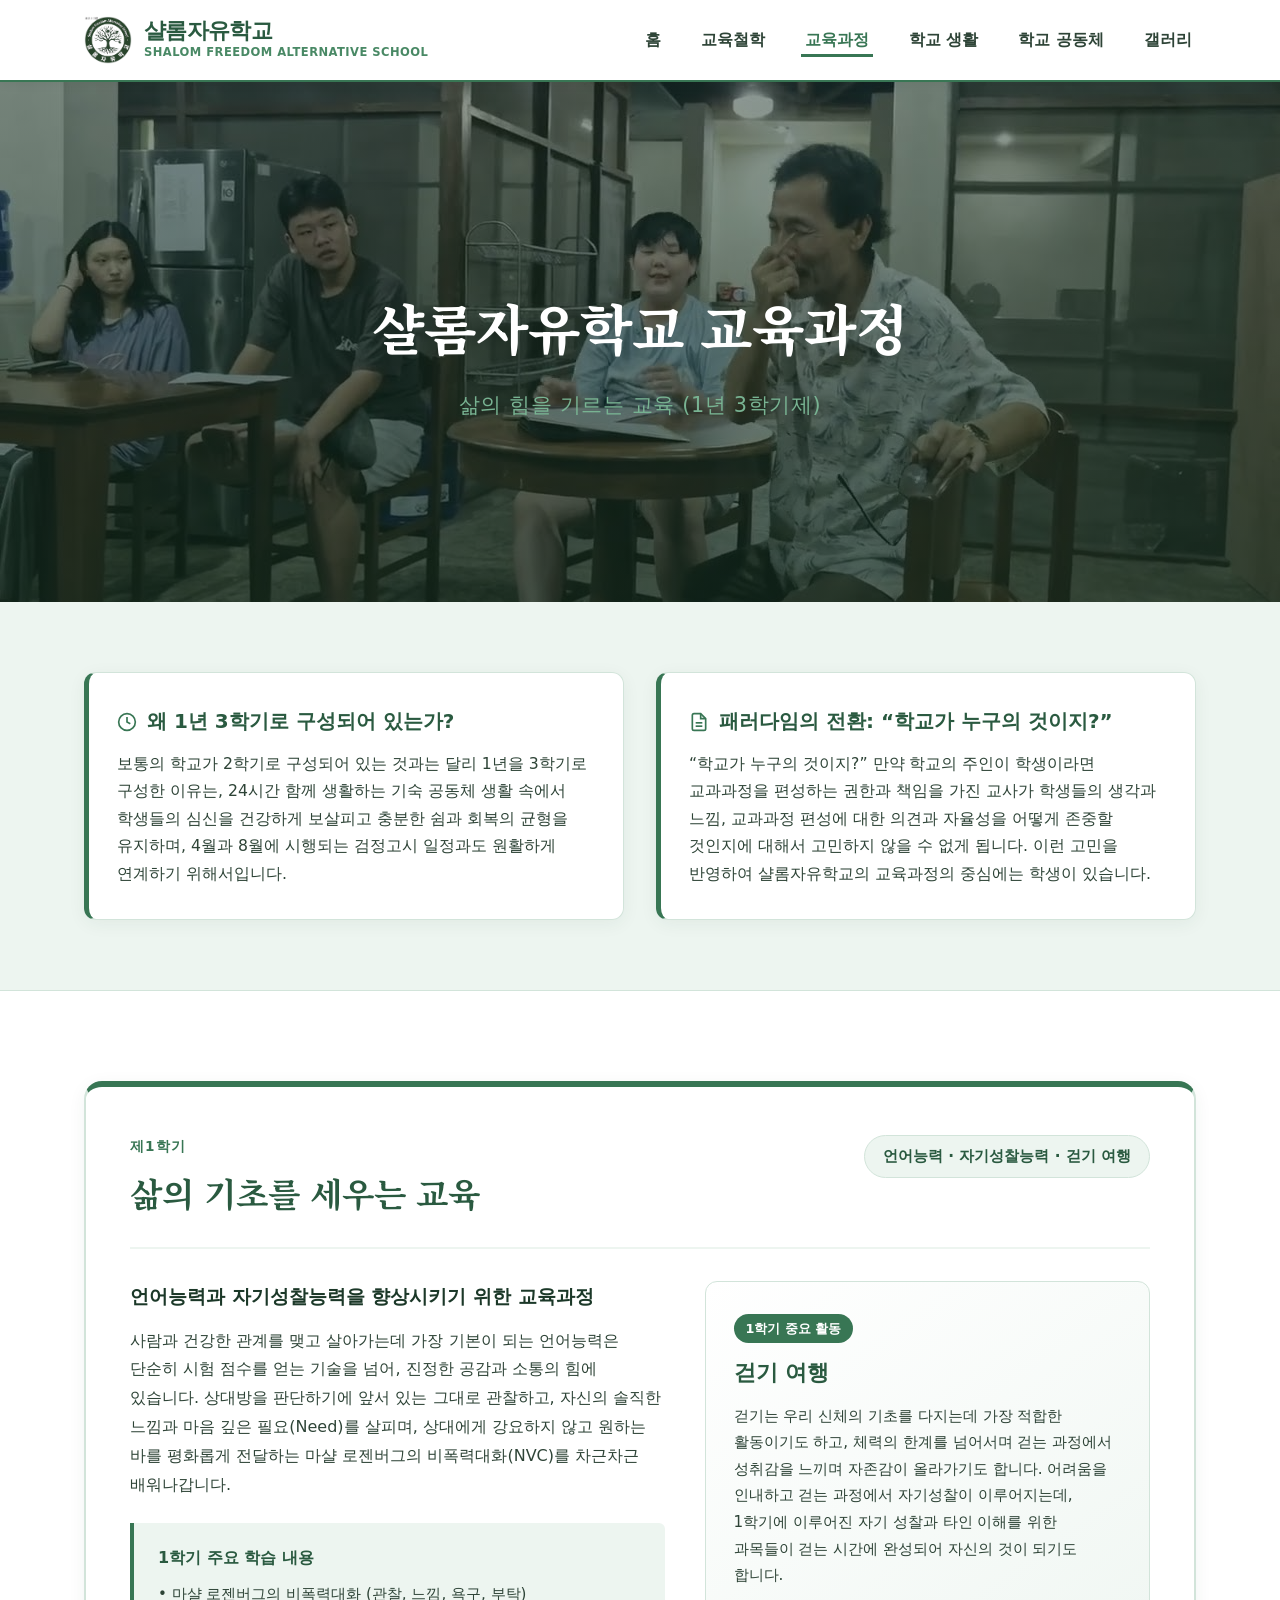
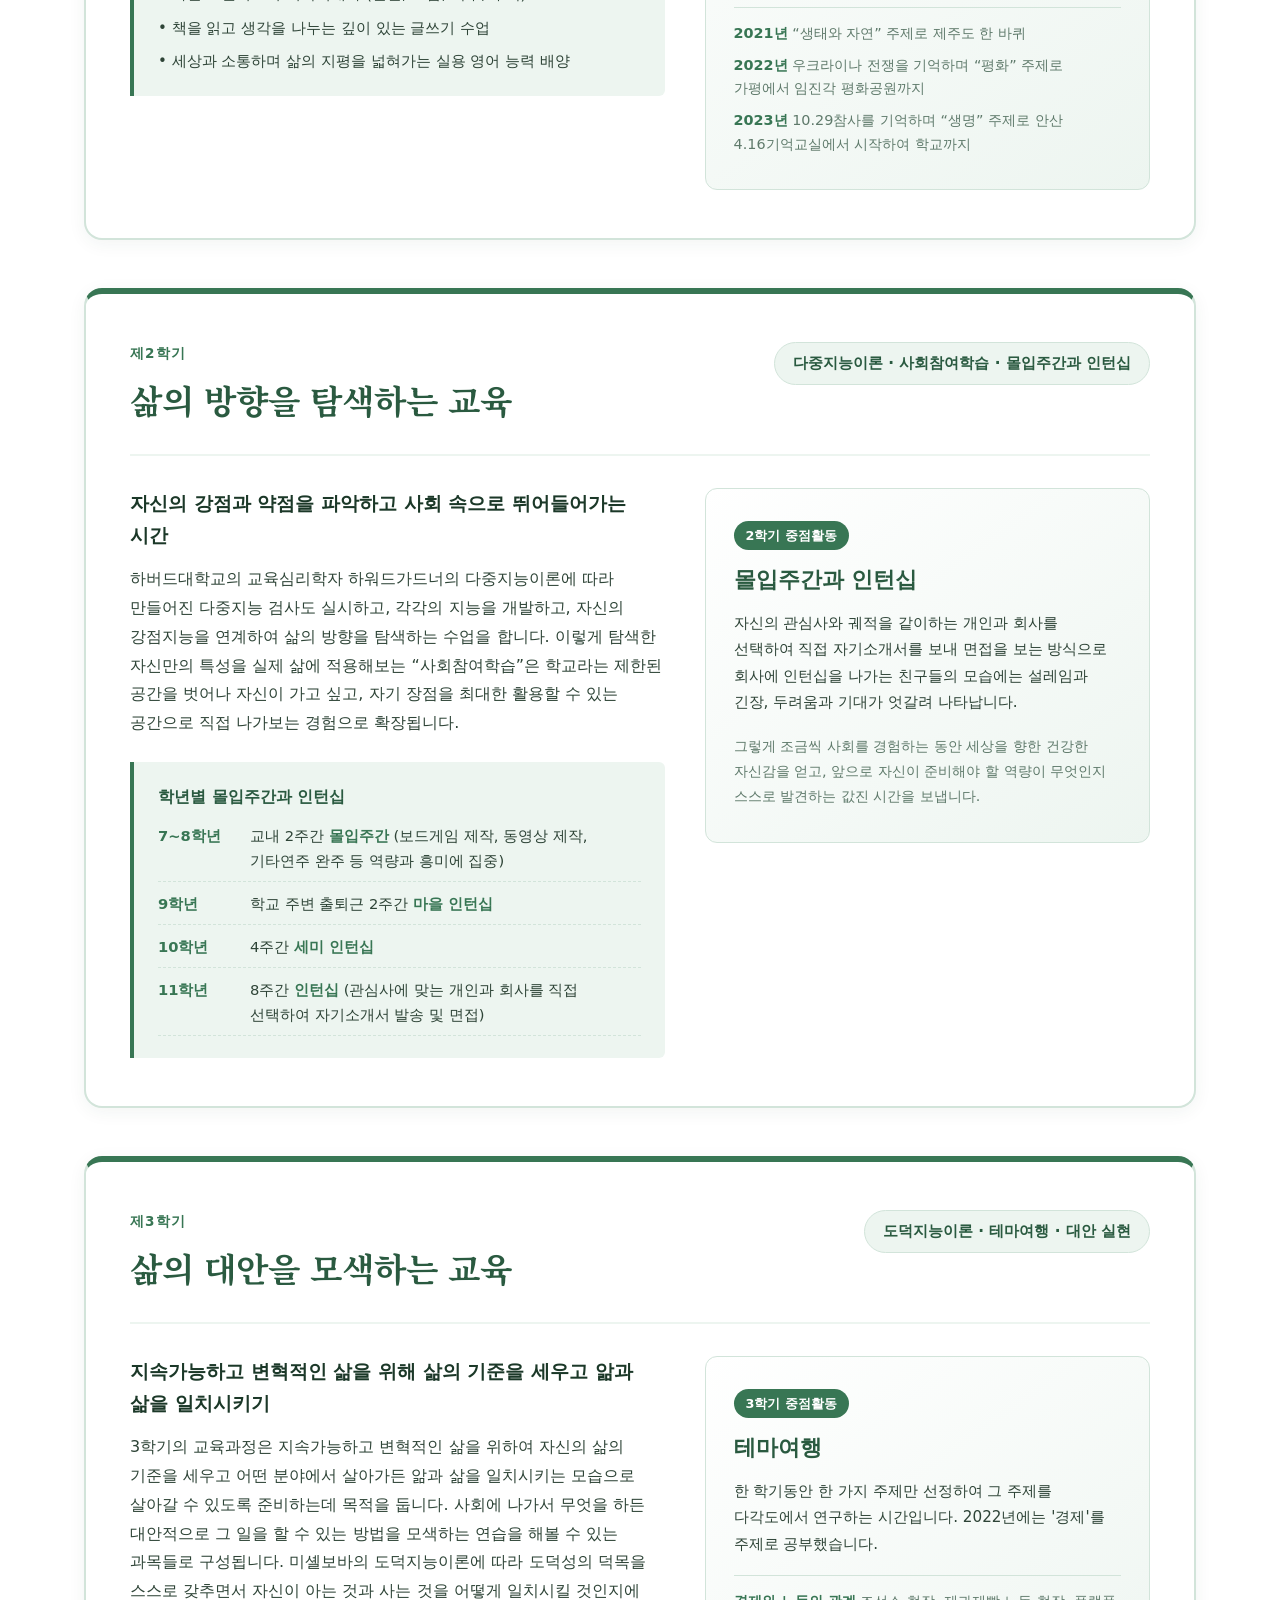
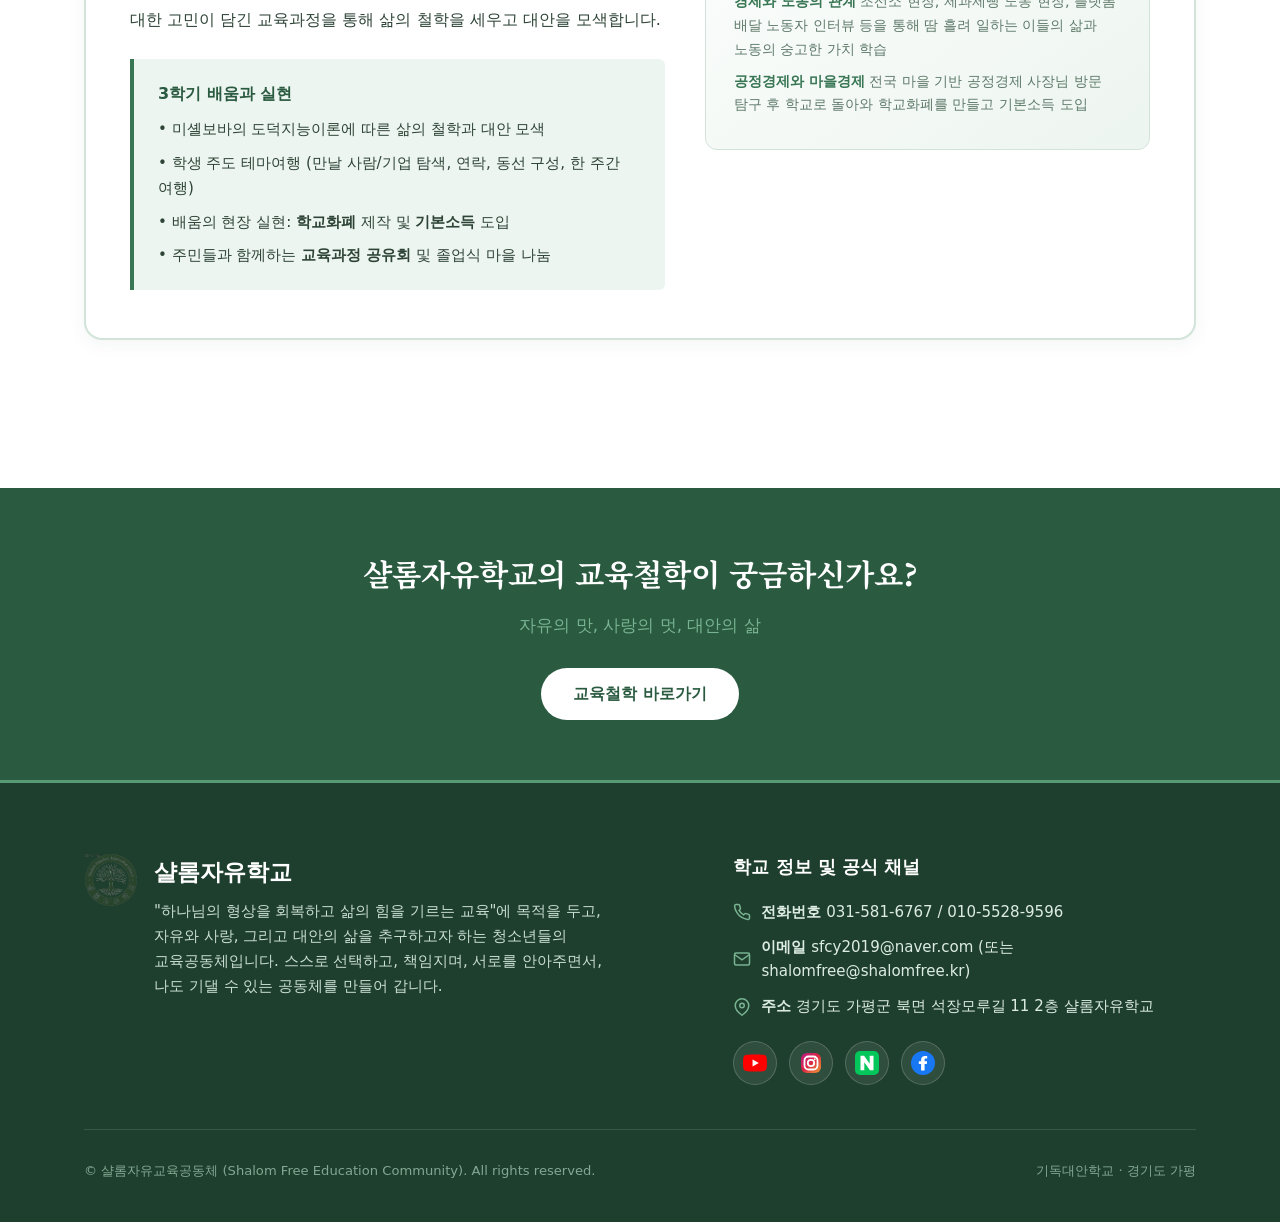
<file: curriculum.html>
<!DOCTYPE html>
<html lang="ko">
<head>
  <meta charset="UTF-8">
  <meta name="viewport" content="width=device-width, initial-scale=1.0">
  <title>교육과정 | 샬롬자유학교</title>
  <link rel="preconnect" href="https://fonts.googleapis.com">
  <link rel="preconnect" href="https://fonts.gstatic.com" crossorigin>
  <link href="https://fonts.googleapis.com/css2?family=Pretendard:wght@300;400;500;600;700;800&family=Noto+Serif+KR:wght@600;700;800&display=swap" rel="stylesheet">
  <link rel="stylesheet" href="style.css">
  <style>
    /* Curriculum Detailed Page Styles */
    .curr-page-hero {
      background: linear-gradient(rgba(18, 43, 30, 0.48), rgba(18, 43, 30, 0.70)), url('images/hero_curriculum.jpg') center center/cover no-repeat;
      color: #ffffff;
      min-height: 520px;
      display: flex;
      flex-direction: column;
      align-items: center;
      justify-content: center;
      padding: 170px 24px 150px;
      text-align: center;
    }

    .curr-page-hero h2 {
      font-family: var(--font-serif);
      font-size: 3.4rem;
      font-weight: 800;
      color: #ffffff;
      margin-bottom: 16px;
      letter-spacing: -0.02em;
    }

    .curr-page-hero p {
      font-size: 1.3rem;
      color: var(--green-accent);
      letter-spacing: 0.03em;
    }

    /* Core Principles (Why 3 Trimesters) */
    .curr-intro-section {
      background-color: var(--green-tint);
      padding: 70px 0;
      border-bottom: 1px solid var(--border-green-light);
    }

    .curr-intro-grid {
      display: grid;
      grid-template-columns: 1fr 1fr;
      gap: 32px;
    }

    .curr-intro-box {
      background-color: var(--bg-white);
      border: 1.5px solid var(--border-green-light);
      border-left: 5px solid var(--green-primary);
      border-radius: var(--radius-md);
      padding: 32px 28px;
      box-shadow: var(--shadow-card);
    }

    .curr-intro-box h4 {
      font-size: 1.25rem;
      font-weight: 700;
      color: var(--green-dark);
      margin-bottom: 12px;
      display: flex;
      align-items: center;
      gap: 10px;
    }

    .curr-intro-box h4 svg {
      stroke: var(--green-primary);
    }

    .curr-intro-box p {
      font-size: 0.98rem;
      color: var(--text-body-dark);
      line-height: 1.75;
      word-break: keep-all;
    }

    /* Detailed Trimester Blocks */
    .trimester-detail-section {
      background-color: var(--bg-white);
      padding: 90px 0 100px;
    }

    .trimester-large-card {
      background-color: var(--bg-white);
      border: 2px solid var(--border-green-light);
      border-top: 6px solid var(--green-primary);
      border-radius: var(--radius-lg);
      padding: 48px 44px;
      margin-bottom: 48px;
      box-shadow: var(--shadow-card);
      transition: all 0.25s ease;
      scroll-margin-top: 110px;
    }

    .trimester-large-card:hover {
      box-shadow: var(--shadow-hover);
      border-top-color: var(--green-vibrant);
    }

    .trimester-card-head {
      display: flex;
      justify-content: space-between;
      align-items: flex-start;
      border-bottom: 2px solid var(--green-tint);
      padding-bottom: 26px;
      margin-bottom: 32px;
      flex-wrap: wrap;
      gap: 16px;
    }

    .head-title-wrap .term-pill {
      font-size: 0.85rem;
      font-weight: 800;
      color: var(--green-primary);
      letter-spacing: 0.08em;
      display: block;
      margin-bottom: 8px;
    }

    .head-title-wrap h3 {
      font-family: var(--font-serif);
      font-size: 2.1rem;
      font-weight: 700;
      color: var(--green-dark);
    }

    .trimester-motto-badge {
      font-size: 0.95rem;
      font-weight: 700;
      color: var(--green-dark);
      background-color: var(--green-tint);
      border: 1px solid var(--border-green-light);
      padding: 8px 18px;
      border-radius: var(--radius-full);
    }

    .trimester-card-body {
      display: grid;
      grid-template-columns: 1.2fr 1fr;
      gap: 40px;
      align-items: start;
    }

    .body-left-content h4 {
      font-size: 1.2rem;
      font-weight: 700;
      color: var(--text-title-dark);
      margin-bottom: 14px;
    }

    .body-left-content p {
      font-size: 1rem;
      color: var(--text-body-dark);
      line-height: 1.8;
      margin-bottom: 24px;
      word-break: keep-all;
    }

    .bullet-spec-box {
      background-color: var(--green-tint);
      border-left: 4px solid var(--green-primary);
      padding: 22px 24px;
      border-radius: 0 var(--radius-sm) var(--radius-sm) 0;
    }

    .bullet-spec-box h5 {
      font-size: 1rem;
      font-weight: 700;
      color: var(--green-dark);
      margin-bottom: 10px;
    }

    .bullet-spec-box ul {
      display: flex;
      flex-direction: column;
      gap: 9px;
      font-size: 0.94rem;
      color: var(--text-body-dark);
    }

    /* Right Highlight Box */
    .highlight-act-card {
      background: linear-gradient(145deg, #ffffff 0%, var(--green-tint) 100%);
      border: 1.5px solid var(--border-green-light);
      border-radius: var(--radius-md);
      padding: 32px 28px;
    }

    .act-tag {
      display: inline-block;
      font-size: 0.8rem;
      font-weight: 800;
      color: #ffffff;
      background-color: var(--green-primary);
      padding: 4px 12px;
      border-radius: var(--radius-full);
      margin-bottom: 12px;
    }

    .highlight-act-card h4 {
      font-size: 1.35rem;
      font-weight: 700;
      color: var(--green-dark);
      margin-bottom: 12px;
    }

    .highlight-act-card p {
      font-size: 0.95rem;
      color: var(--text-body-dark);
      line-height: 1.75;
      margin-bottom: 18px;
      word-break: keep-all;
    }

    .act-records {
      border-top: 1px solid var(--border-green-light);
      padding-top: 14px;
      display: flex;
      flex-direction: column;
      gap: 8px;
      font-size: 0.9rem;
      color: var(--text-muted);
    }

    .act-records strong {
      color: var(--green-primary);
    }

    .step-list {
      display: flex;
      flex-direction: column;
      gap: 10px;
      margin-top: 14px;
    }

    .step-item {
      display: flex;
      align-items: baseline;
      gap: 12px;
      font-size: 0.92rem;
      border-bottom: 1px dashed var(--border-green-light);
      padding-bottom: 8px;
    }

    .step-item strong {
      color: var(--green-primary);
      min-width: 80px;
    }

    /* Bottom Nav Bar */
    .curr-bottom-bar {
      background-color: var(--green-dark);
      color: #ffffff;
      text-align: center;
      padding: 60px 0;
    }

    .curr-bottom-bar h3 {
      font-family: var(--font-serif);
      font-size: 1.9rem;
      color: #ffffff;
      margin-bottom: 14px;
    }

    .curr-bottom-bar p {
      font-size: 1.05rem;
      color: var(--green-accent);
      margin-bottom: 28px;
    }

    .btn-white-round {
      display: inline-flex;
      align-items: center;
      gap: 8px;
      background-color: #ffffff;
      color: var(--green-dark);
      padding: 13px 32px;
      border-radius: var(--radius-full);
      font-weight: 700;
      font-size: 0.98rem;
      transition: all 0.25s ease;
    }

    .btn-white-round:hover {
      background-color: var(--green-tint);
      transform: translateY(-2px);
    }

    @media (max-width: 900px) {
      .curr-intro-grid,
      .trimester-card-body {
        grid-template-columns: 1fr;
      }
      .curr-page-hero h2 {
        font-size: 2.5rem;
      }
      .trimester-large-card {
        padding: 32px 22px;
      }
    }
  </style>
</head>
<body>

  <!-- Header -->
  <header>
    <div class="container nav-inner">
      <a href="index.html" class="logo-area">
        <img src="images/logo_transparent.png" alt="샬롬자유학교 로고" class="logo-img">
        <div class="logo-text">
          <h1>샬롬자유학교</h1>
          <span>SHALOM FREEDOM ALTERNATIVE SCHOOL</span>
        </div>
      </a>

      <!-- Right Navigation (순서: 홈, 교육철학, 교육과정, 학교 생활, 학교 공동체) -->
      <nav>
        <ul>
          <li><a href="index.html">홈</a></li>
          <li><a href="philosophy.html">교육철학</a></li>
          <li><a href="curriculum.html" class="active">교육과정</a></li>
          <li><a href="index.html#life">학교 생활</a></li>
          <li><a href="index.html#community">학교 공동체</a></li>
          <li><a href="index.html#gallery">갤러리</a></li>
        </ul>
      </nav>

      <button class="mobile-btn" aria-label="메뉴 열기">
        <svg width="24" height="24" viewBox="0 0 24 24" fill="none" stroke="currentColor" stroke-width="2">
          <line x1="3" y1="12" x2="21" y2="12"></line>
          <line x1="3" y1="6" x2="21" y2="6"></line>
          <line x1="3" y1="18" x2="21" y2="18"></line>
        </svg>
      </button>
    </div>
  </header>

  <!-- Main Content -->
  <main>
    <!-- Hero Banner with Full Image Background -->
    <section class="curr-page-hero">
      <div class="container">
        <h2>샬롬자유학교 교육과정</h2>
        <p>삶의 힘을 기르는 교육 (1년 3학기제)</p>
      </div>
    </section>

    <!-- 1 Year 3 Trimester Intro -->
    <section class="curr-intro-section">
      <div class="container">
        <div class="curr-intro-grid">
          <div class="curr-intro-box">
            <h4>
              <svg width="20" height="20" viewBox="0 0 24 24" fill="none" stroke-width="2"><circle cx="12" cy="12" r="10"></circle><polyline points="12 6 12 12 16 14"></polyline></svg>
              왜 1년 3학기로 구성되어 있는가?
            </h4>
            <p>
              보통의 학교가 2학기로 구성되어 있는 것과는 달리 1년을 3학기로 구성한 이유는, 24시간 함께 생활하는 기숙 공동체 생활 속에서 학생들의 심신을 건강하게 보살피고 충분한 쉼과 회복의 균형을 유지하며, 4월과 8월에 시행되는 검정고시 일정과도 원활하게 연계하기 위해서입니다.
            </p>
          </div>

          <div class="curr-intro-box">
            <h4>
              <svg width="20" height="20" viewBox="0 0 24 24" fill="none" stroke-width="2"><path d="M14 2H6a2 2 0 0 0-2 2v16a2 2 0 0 0 2 2h12a2 2 0 0 0 2-2V8z"></path><polyline points="14 2 14 8 20 8"></polyline><line x1="16" y1="13" x2="8" y2="13"></line><line x1="16" y1="17" x2="8" y2="17"></line></svg>
              패러다임의 전환: “학교가 누구의 것이지?”
            </h4>
            <p>
              “학교가 누구의 것이지?” 만약 학교의 주인이 학생이라면 교과과정을 편성하는 권한과 책임을 가진 교사가 학생들의 생각과 느낌, 교과과정 편성에 대한 의견과 자율성을 어떻게 존중할 것인지에 대해서 고민하지 않을 수 없게 됩니다. 이런 고민을 반영하여 샬롬자유학교의 교육과정의 중심에는 학생이 있습니다.
            </p>
          </div>
        </div>
      </div>
    </section>

    <!-- Trimester Breakdown -->
    <section class="trimester-detail-section">
      <div class="container">

        <!-- Term 1 -->
        <article class="trimester-large-card" id="term-1">
          <div class="trimester-card-head">
            <div class="head-title-wrap">
              <span class="term-pill">제1학기</span>
              <h3>삶의 기초를 세우는 교육</h3>
            </div>
            <div class="trimester-motto-badge">
              언어능력 · 자기성찰능력 · 걷기 여행
            </div>
          </div>

          <div class="trimester-card-body">
            <div class="body-left-content">
              <h4>언어능력과 자기성찰능력을 향상시키기 위한 교육과정</h4>
              <p>
                사람과 건강한 관계를 맺고 살아가는데 가장 기본이 되는 언어능력은 단순히 시험 점수를 얻는 기술을 넘어, 진정한 공감과 소통의 힘에 있습니다. 상대방을 판단하기에 앞서 있는 그대로 관찰하고, 자신의 솔직한 느낌과 마음 깊은 필요(Need)를 살피며, 상대에게 강요하지 않고 원하는 바를 평화롭게 전달하는 마샬 로젠버그의 비폭력대화(NVC)를 차근차근 배워나갑니다.
              </p>

              <div class="bullet-spec-box">
                <h5>1학기 주요 학습 내용</h5>
                <ul>
                  <li>• 마샬 로젠버그의 비폭력대화 (관찰, 느낌, 욕구, 부탁)</li>
                  <li>• 책을 읽고 생각을 나누는 깊이 있는 글쓰기 수업</li>
                  <li>• 세상과 소통하며 삶의 지평을 넓혀가는 실용 영어 능력 배양</li>
                </ul>
              </div>
            </div>

            <div class="highlight-act-card">
              <span class="act-tag">1학기 중요 활동</span>
              <h4>걷기 여행</h4>
              <p>
                걷기는 우리 신체의 기초를 다지는데 가장 적합한 활동이기도 하고, 체력의 한계를 넘어서며 걷는 과정에서 성취감을 느끼며 자존감이 올라가기도 합니다. 어려움을 인내하고 걷는 과정에서 자기성찰이 이루어지는데, 1학기에 이루어진 자기 성찰과 타인 이해를 위한 과목들이 걷는 시간에 완성되어 자신의 것이 되기도 합니다.
              </p>
              <div class="act-records">
                <span><strong>2021년</strong> “생태와 자연” 주제로 제주도 한 바퀴</span>
                <span><strong>2022년</strong> 우크라이나 전쟁을 기억하며 “평화” 주제로 가평에서 임진각 평화공원까지</span>
                <span><strong>2023년</strong> 10.29참사를 기억하며 “생명” 주제로 안산 4.16기억교실에서 시작하여 학교까지</span>
              </div>
            </div>
          </div>
        </article>

        <!-- Term 2 -->
        <article class="trimester-large-card" id="term-2">
          <div class="trimester-card-head">
            <div class="head-title-wrap">
              <span class="term-pill">제2학기</span>
              <h3>삶의 방향을 탐색하는 교육</h3>
            </div>
            <div class="trimester-motto-badge">
              다중지능이론 · 사회참여학습 · 몰입주간과 인턴십
            </div>
          </div>

          <div class="trimester-card-body">
            <div class="body-left-content">
              <h4>자신의 강점과 약점을 파악하고 사회 속으로 뛰어들어가는 시간</h4>
              <p>
                하버드대학교의 교육심리학자 하워드가드너의 다중지능이론에 따라 만들어진 다중지능 검사도 실시하고, 각각의 지능을 개발하고, 자신의 강점지능을 연계하여 삶의 방향을 탐색하는 수업을 합니다. 이렇게 탐색한 자신만의 특성을 실제 삶에 적용해보는 “사회참여학습”은 학교라는 제한된 공간을 벗어나 자신이 가고 싶고, 자기 장점을 최대한 활용할 수 있는 공간으로 직접 나가보는 경험으로 확장됩니다.
              </p>

              <div class="bullet-spec-box">
                <h5>학년별 몰입주간과 인턴십</h5>
                <div class="step-list">
                  <div class="step-item">
                    <strong>7~8학년</strong>
                    <span>교내 2주간 <strong>몰입주간</strong> (보드게임 제작, 동영상 제작, 기타연주 완주 등 역량과 흥미에 집중)</span>
                  </div>
                  <div class="step-item">
                    <strong>9학년</strong>
                    <span>학교 주변 출퇴근 2주간 <strong>마을 인턴십</strong></span>
                  </div>
                  <div class="step-item">
                    <strong>10학년</strong>
                    <span>4주간 <strong>세미 인턴십</strong></span>
                  </div>
                  <div class="step-item">
                    <strong>11학년</strong>
                    <span>8주간 <strong>인턴십</strong> (관심사에 맞는 개인과 회사를 직접 선택하여 자기소개서 발송 및 면접)</span>
                  </div>
                </div>
              </div>
            </div>

            <div class="highlight-act-card">
              <span class="act-tag">2학기 중점활동</span>
              <h4>몰입주간과 인턴십</h4>
              <p>
                자신의 관심사와 궤적을 같이하는 개인과 회사를 선택하여 직접 자기소개서를 보내 면접을 보는 방식으로 회사에 인턴십을 나가는 친구들의 모습에는 설레임과 긴장, 두려움과 기대가 엇갈려 나타납니다.
              </p>
              <p style="font-size: 0.9rem; color: var(--text-muted); margin-bottom: 0;">
                그렇게 조금씩 사회를 경험하는 동안 세상을 향한 건강한 자신감을 얻고, 앞으로 자신이 준비해야 할 역량이 무엇인지 스스로 발견하는 값진 시간을 보냅니다.
              </p>
            </div>
          </div>
        </article>

        <!-- Term 3 -->
        <article class="trimester-large-card" id="term-3">
          <div class="trimester-card-head">
            <div class="head-title-wrap">
              <span class="term-pill">제3학기</span>
              <h3>삶의 대안을 모색하는 교육</h3>
            </div>
            <div class="trimester-motto-badge">
              도덕지능이론 · 테마여행 · 대안 실현
            </div>
          </div>

          <div class="trimester-card-body">
            <div class="body-left-content">
              <h4>지속가능하고 변혁적인 삶을 위해 삶의 기준을 세우고 앎과 삶을 일치시키기</h4>
              <p>
                3학기의 교육과정은 지속가능하고 변혁적인 삶을 위하여 자신의 삶의 기준을 세우고 어떤 분야에서 살아가든 앎과 삶을 일치시키는 모습으로 살아갈 수 있도록 준비하는데 목적을 둡니다. 사회에 나가서 무엇을 하든 대안적으로 그 일을 할 수 있는 방법을 모색하는 연습을 해볼 수 있는 과목들로 구성됩니다. 미셸보바의 도덕지능이론에 따라 도덕성의 덕목을 스스로 갖추면서 자신이 아는 것과 사는 것을 어떻게 일치시킬 것인지에 대한 고민이 담긴 교육과정을 통해 삶의 철학을 세우고 대안을 모색합니다.
              </p>

              <div class="bullet-spec-box">
                <h5>3학기 배움과 실현</h5>
                <ul>
                  <li>• 미셸보바의 도덕지능이론에 따른 삶의 철학과 대안 모색</li>
                  <li>• 학생 주도 테마여행 (만날 사람/기업 탐색, 연락, 동선 구성, 한 주간 여행)</li>
                  <li>• 배움의 현장 실현: <strong>학교화폐</strong> 제작 및 <strong>기본소득</strong> 도입</li>
                  <li>• 주민들과 함께하는 <strong>교육과정 공유회</strong> 및 졸업식 마을 나눔</li>
                </ul>
              </div>
            </div>

            <div class="highlight-act-card">
              <span class="act-tag">3학기 중점활동</span>
              <h4>테마여행</h4>
              <p>
                한 학기동안 한 가지 주제만 선정하여 그 주제를 다각도에서 연구하는 시간입니다. 2022년에는 '경제'를 주제로 공부했습니다.
              </p>
              <div class="act-records">
                <span><strong>경제와 노동의 관계</strong> 조선소 현장, 제과제빵 노동 현장, 플랫폼 배달 노동자 인터뷰 등을 통해 땀 흘려 일하는 이들의 삶과 노동의 숭고한 가치 학습</span>
                <span><strong>공정경제와 마을경제</strong> 전국 마을 기반 공정경제 사장님 방문 탐구 후 학교로 돌아와 학교화폐를 만들고 기본소득 도입</span>
              </div>
            </div>
          </div>
        </article>

      </div>
    </section>

    <!-- Bottom Nav -->
    <section class="curr-bottom-bar">
      <div class="container">
        <h3>샬롬자유학교의 교육철학이 궁금하신가요?</h3>
        <p>자유의 맛, 사랑의 멋, 대안의 삶</p>
        <a href="philosophy.html" class="btn-white-round">
          교육철학 바로가기
        </a>
      </div>
    </section>
  </main>

  <!-- Footer with Official Information & Social Links -->
  <footer>
    <div class="container">
      <div class="footer-top">
        <div class="footer-brand-wrap">
          <img src="images/logo_transparent.png" alt="샬롬자유학교 로고" class="footer-logo">
          <div class="footer-brand">
            <h3>샬롬자유학교</h3>
            <p>
              "하나님의 형상을 회복하고 삶의 힘을 기르는 교육"에 목적을 두고, 자유와 사랑, 그리고 대안의 삶을 추구하고자 하는 청소년들의 교육공동체입니다. 스스로 선택하고, 책임지며, 서로를 안아주면서, 나도 기댈 수 있는 공동체를 만들어 갑니다.
            </p>
          </div>
        </div>

        <div class="footer-contact">
          <h4>학교 정보 및 공식 채널</h4>
          <div class="footer-info-list">
            <div class="footer-info-item">
              <svg width="18" height="18" viewBox="0 0 24 24" fill="none" stroke-width="2">
                <path d="M22 16.92v3a2 2 0 0 1-2.18 2 19.79 19.79 0 0 1-8.63-3.07 19.5 19.5 0 0 1-6-6 19.79 19.79 0 0 1-3.07-8.67A2 2 0 0 1 4.11 2h3a2 2 0 0 1 2 1.72 12.84 12.84 0 0 0 .7 2.81 2 2 0 0 1-.45 2.11L8.09 9.91a16 16 0 0 0 6 6l1.27-1.27a2 2 0 0 1 2.11-.45 12.84 12.84 0 0 0 2.81.7A2 2 0 0 1 22 16.92z"></path>
              </svg>
              <span><strong>전화번호</strong> 031-581-6767 / 010-5528-9596</span>
            </div>

            <div class="footer-info-item">
              <svg width="18" height="18" viewBox="0 0 24 24" fill="none" stroke-width="2">
                <path d="M4 4h16c1.1 0 2 .9 2 2v12c0 1.1-.9 2-2 2H4c-1.1 0-2-.9-2-2V6c0-1.1.9-2 2-2z"></path>
                <polyline points="22,6 12,13 2,6"></polyline>
              </svg>
              <span><strong>이메일</strong> sfcy2019@naver.com (또는 shalomfree@shalomfree.kr)</span>
            </div>

            <div class="footer-info-item">
              <svg width="18" height="18" viewBox="0 0 24 24" fill="none" stroke-width="2">
                <path d="M21 10c0 7-9 13-9 13s-9-6-9-13a9 9 0 0 1 18 0z"></path>
                <circle cx="12" cy="10" r="3"></circle>
              </svg>
              <span><strong>주소</strong> 경기도 가평군 북면 석장모루길 11 2층 샬롬자유학교</span>
            </div>
          </div>

          <div class="footer-social-links">
            <a href="https://www.youtube.com/@devote7joy" target="_blank" rel="noopener noreferrer" class="social-icon-btn" aria-label="샬롬자유학교 유튜브 채널" title="유튜브 채널">
              <img src="images/icon_youtube.svg" alt="유튜브" class="social-icon-img">
            </a>

            <a href="https://www.instagram.com/shalom_freedom/" target="_blank" rel="noopener noreferrer" class="social-icon-btn" aria-label="샬롬자유학교 인스타그램" title="인스타그램">
              <img src="images/icon_instagram.svg" alt="인스타그램" class="social-icon-img">
            </a>

            <a href="https://m.blog.naver.com/sfcy2019?tab=1" target="_blank" rel="noopener noreferrer" class="social-icon-btn" aria-label="샬롬자유학교 네이버 블로그" title="네이버 블로그">
              <img src="images/icon_naver_blog.svg" alt="네이버 블로그" class="social-icon-img">
            </a>

            <a href="https://www.facebook.com/share/18oFF7Y9Ua/?mibextid=wwXIfr" target="_blank" rel="noopener noreferrer" class="social-icon-btn" aria-label="샬롬자유학교 페이스북" title="페이스북">
              <img src="images/icon_facebook.svg" alt="페이스북" class="social-icon-img">
            </a>
          </div>
        </div>
      </div>

      <div class="footer-bottom">
        <p>© 샬롬자유교육공동체 (Shalom Free Education Community). All rights reserved.</p>
        <p>기독대안학교 · 경기도 가평</p>
      </div>
    </div>
  </footer>

  <!-- Scroll Animation System -->
  <script src="scroll-anim.js" defer></script>
</body>
</html>
</file>
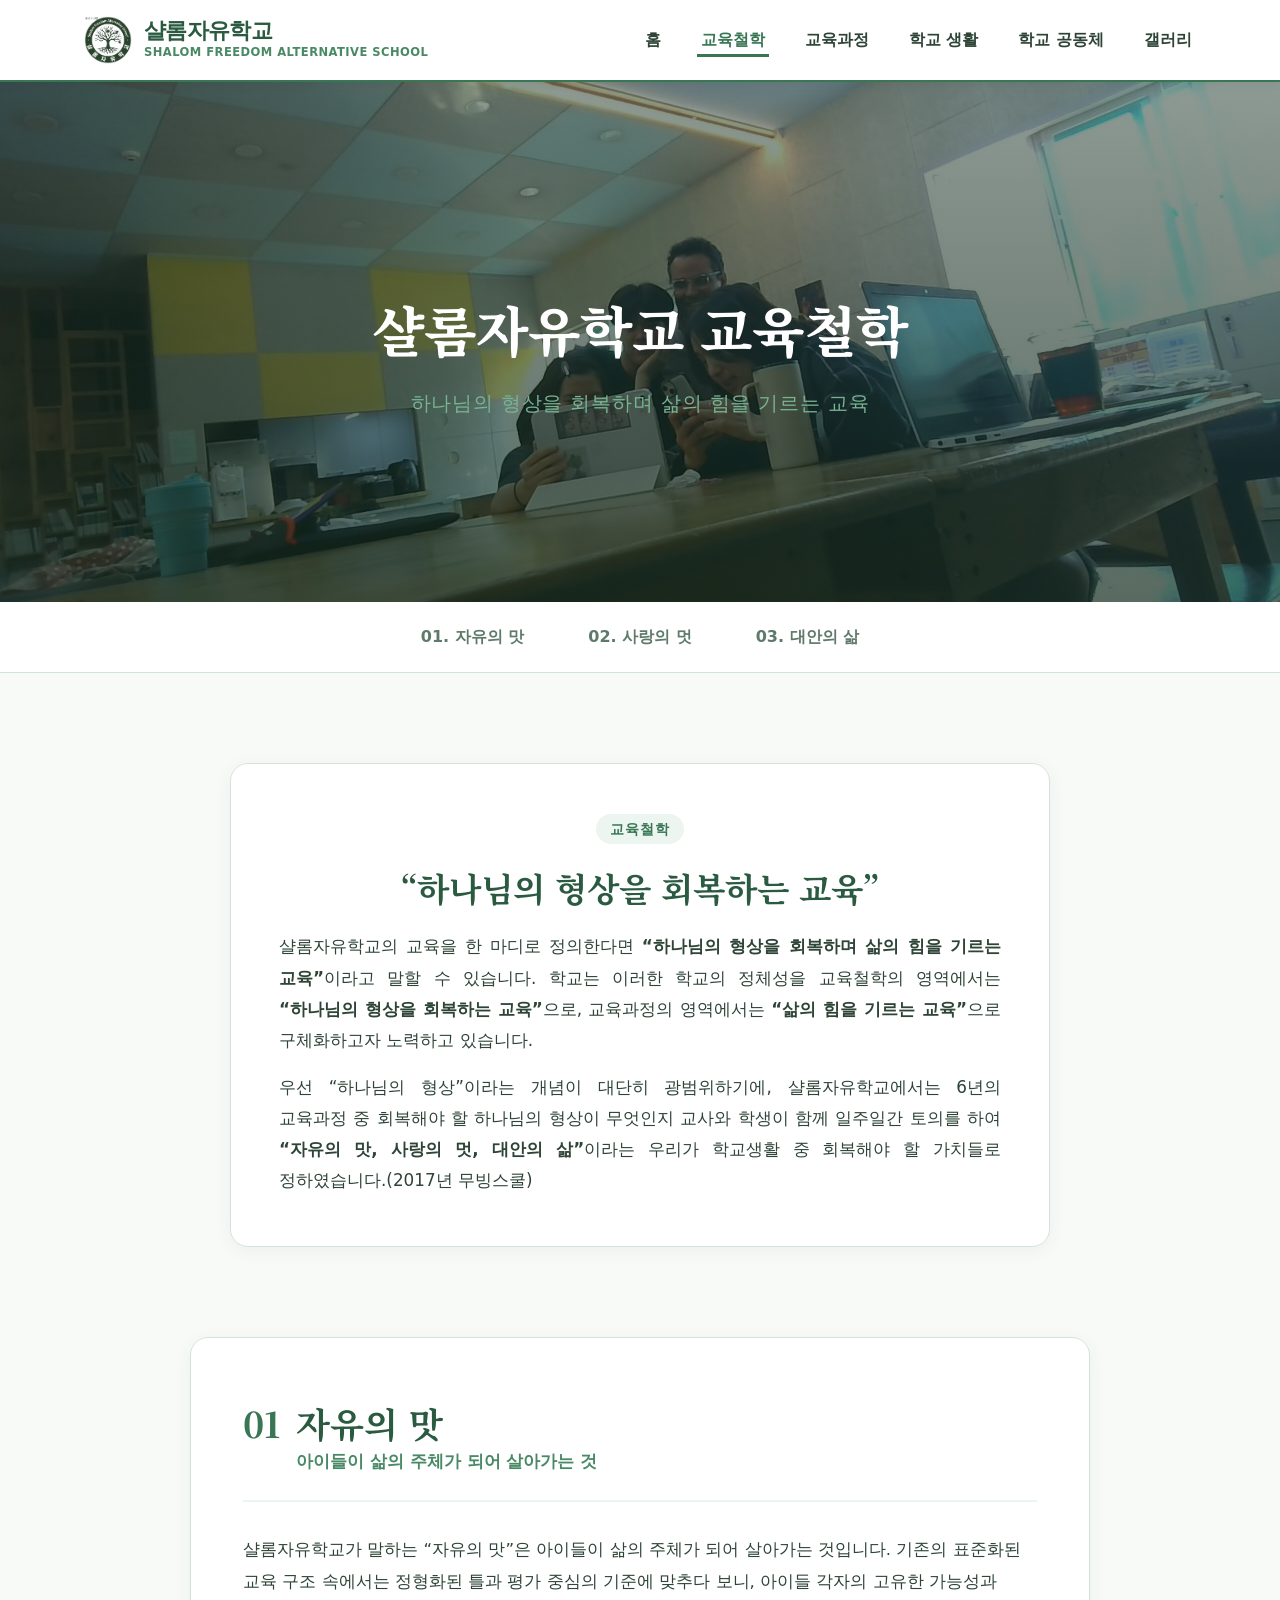
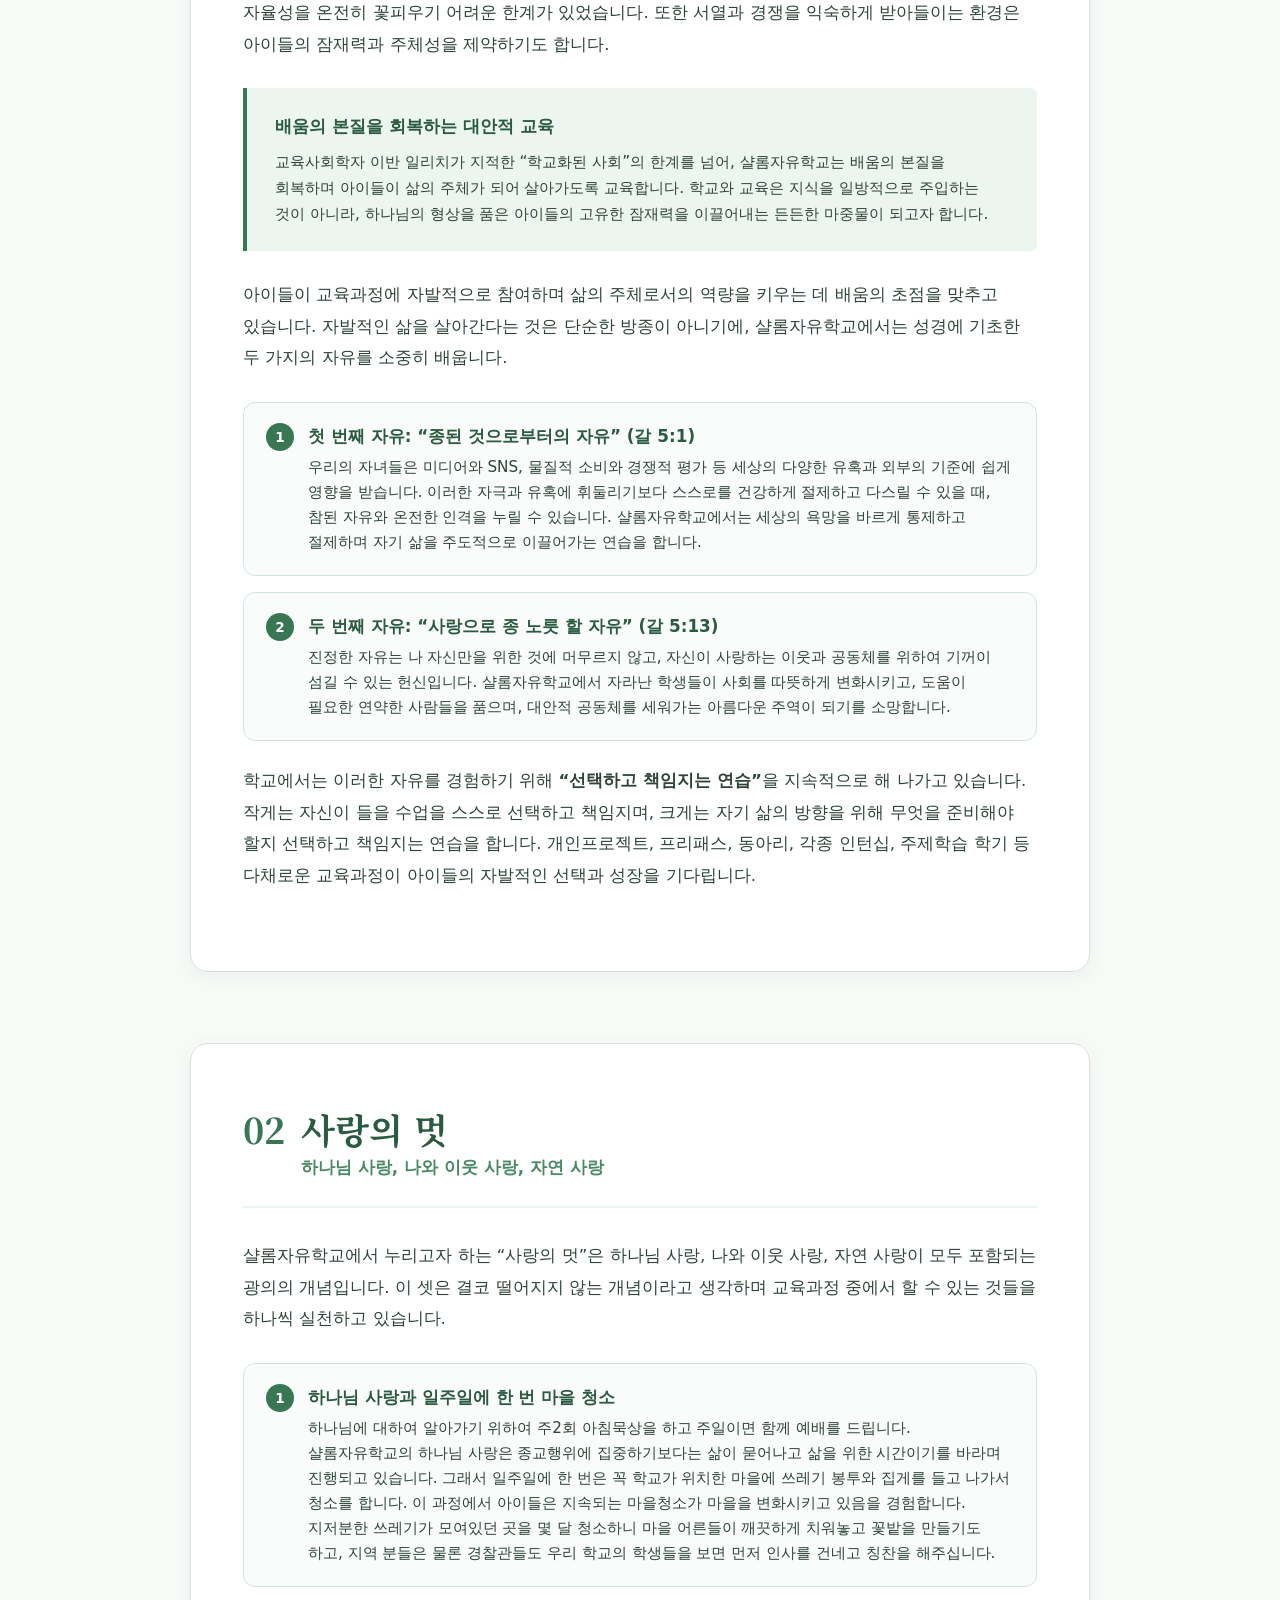
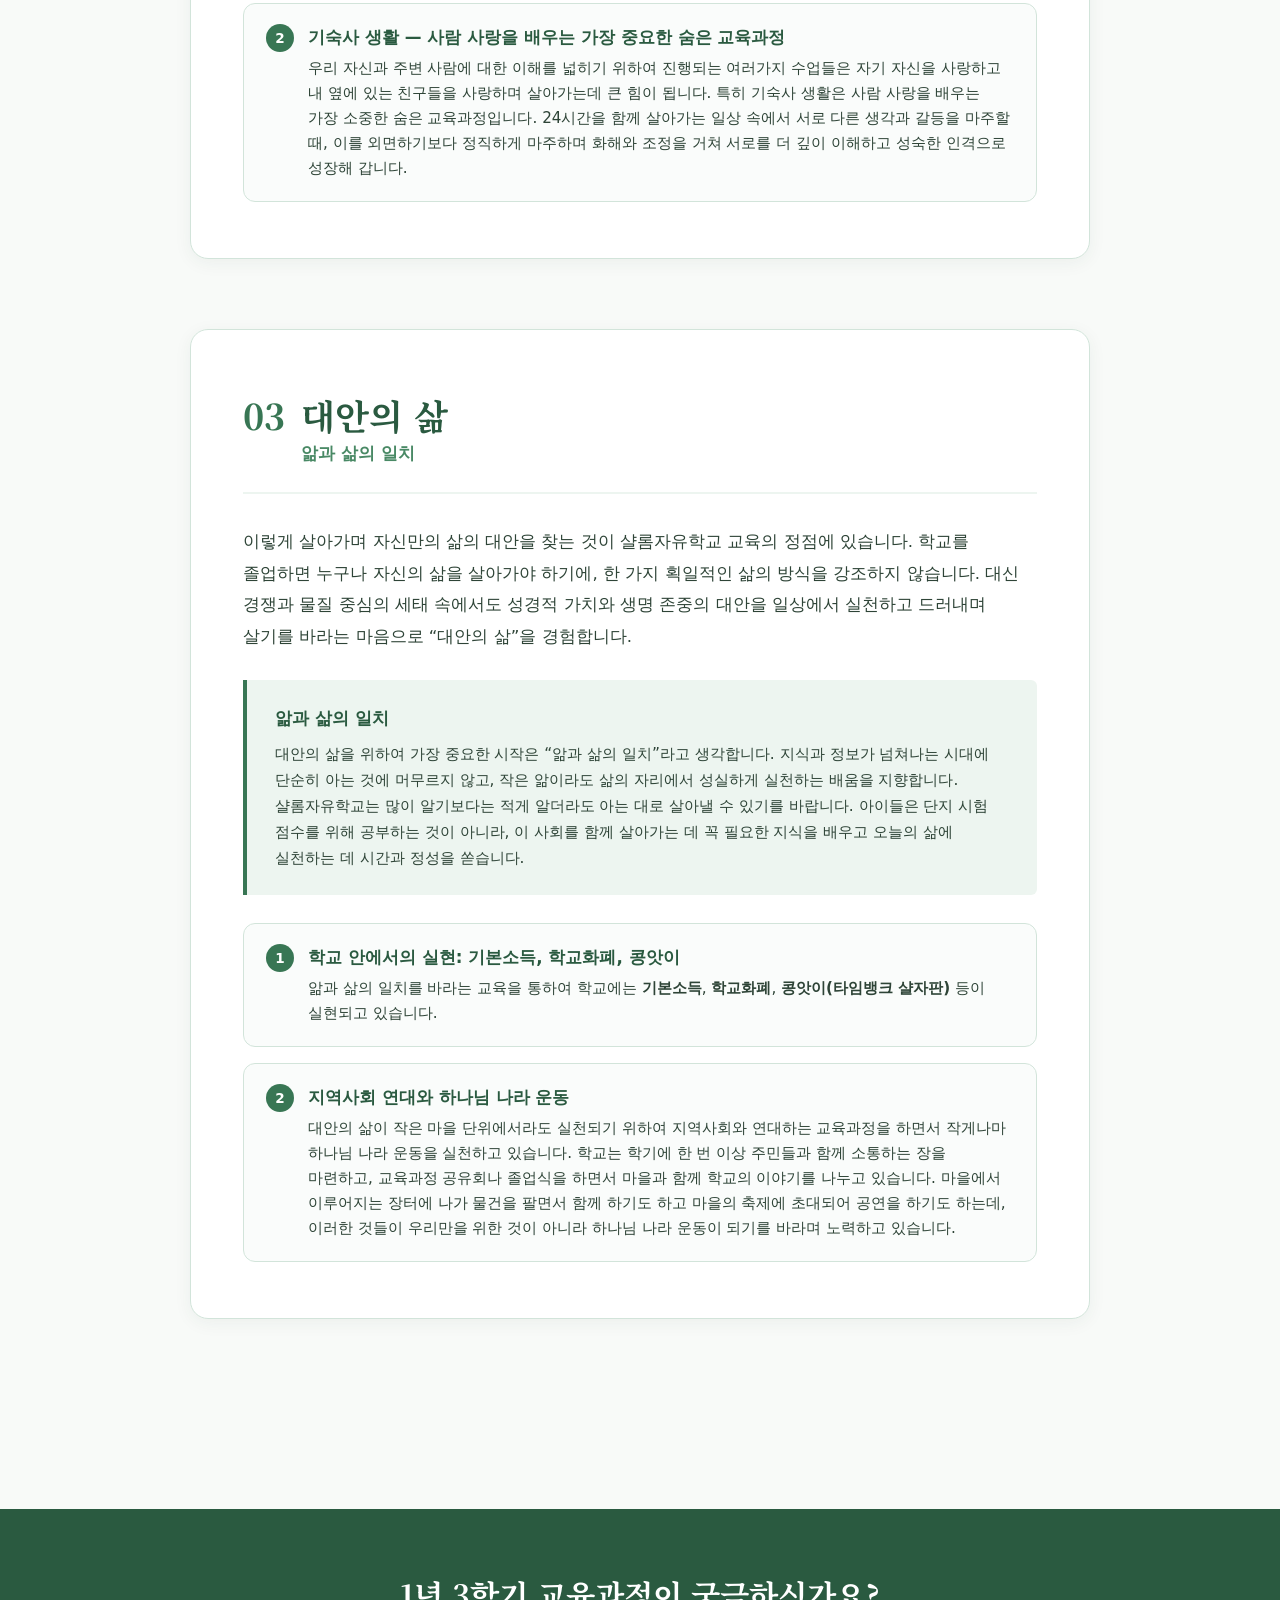
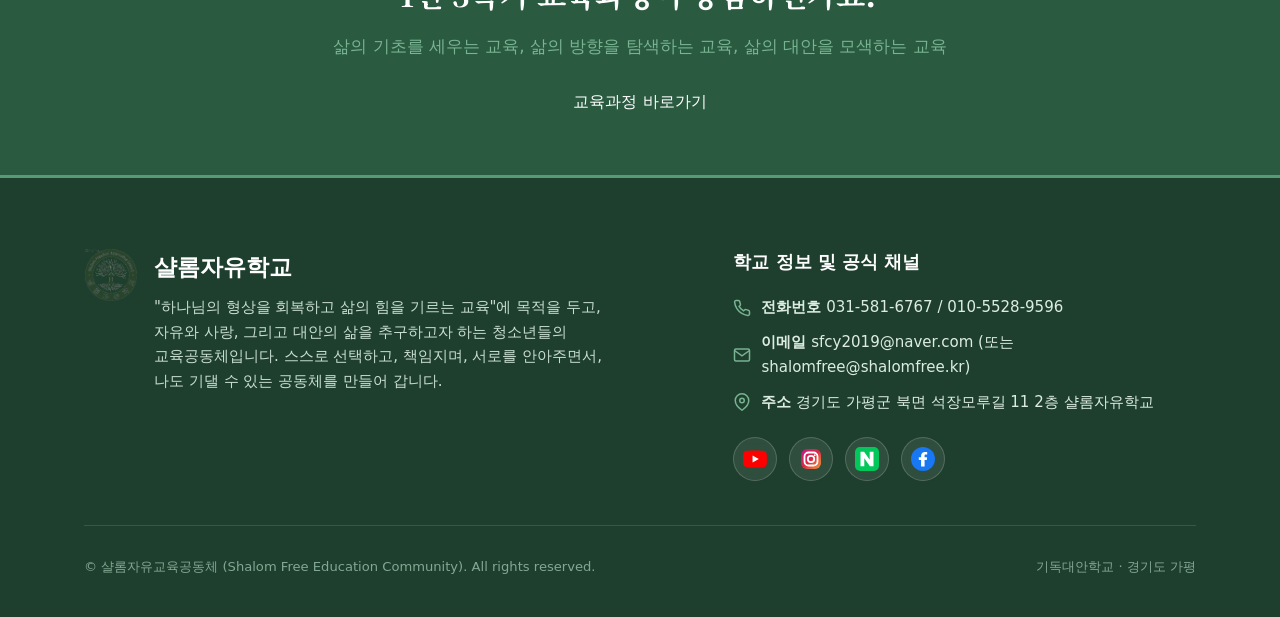
<file: philosophy.html>
<!DOCTYPE html>
<html lang="ko">
<head>
  <meta charset="UTF-8">
  <meta name="viewport" content="width=device-width, initial-scale=1.0">
  <title>교육철학 | 샬롬자유학교</title>
  <link rel="preconnect" href="https://fonts.googleapis.com">
  <link rel="preconnect" href="https://fonts.gstatic.com" crossorigin>
  <link href="https://fonts.googleapis.com/css2?family=Pretendard:wght@300;400;500;600;700;800&family=Noto+Serif+KR:wght@500;600;700;800&display=swap" rel="stylesheet">
  <link rel="stylesheet" href="style.css">
  <style>
    /* Philosophy Detail Page Styles */
    .philo-page-hero {
      background: linear-gradient(rgba(18, 43, 30, 0.48), rgba(18, 43, 30, 0.70)), url('images/hero_philosophy.jpg') center center/cover no-repeat;
      color: #ffffff;
      min-height: 520px;
      display: flex;
      flex-direction: column;
      align-items: center;
      justify-content: center;
      padding: 170px 24px 150px;
      text-align: center;
    }

    .philo-page-hero h2 {
      font-family: var(--font-serif);
      font-size: 3.4rem;
      font-weight: 800;
      color: #ffffff;
      margin-bottom: 14px;
      letter-spacing: -0.02em;
    }

    .philo-page-hero p {
      font-size: 1.25rem;
      color: var(--green-accent);
      letter-spacing: 0.04em;
    }

    /* Jump Navigation Bar */
    .philo-nav-bar {
      background-color: var(--bg-white);
      border-bottom: 1px solid var(--border-green-light);
      position: sticky;
      top: 80px;
      z-index: 100;
    }

    .philo-nav-inner {
      display: flex;
      justify-content: center;
      gap: 36px;
      padding: 16px 0;
    }

    .philo-nav-link {
      font-size: 1rem;
      font-weight: 700;
      color: var(--text-muted);
      padding: 6px 14px;
      border-radius: var(--radius-full);
      transition: all 0.2s ease;
    }

    .philo-nav-link:hover {
      color: var(--green-primary);
      background-color: var(--green-tint);
    }

    /* Philosophy Article Body */
    .philo-article-section {
      background-color: var(--bg-page);
      padding: 90px 0 120px;
    }

    .philo-intro-essay {
      max-width: 820px;
      margin: 0 auto 90px;
      background-color: var(--bg-white);
      border: 1px solid var(--border-green-light);
      border-radius: var(--radius-lg);
      padding: 50px 48px;
      box-shadow: var(--shadow-card);
      text-align: center;
    }

    .philo-intro-essay .pill-tag {
      display: inline-block;
      background-color: var(--green-tint);
      color: var(--green-primary);
      font-size: 0.85rem;
      font-weight: 800;
      padding: 4px 14px;
      border-radius: var(--radius-full);
      margin-bottom: 20px;
      letter-spacing: 0.06em;
    }

    .philo-intro-essay h3 {
      font-family: var(--font-serif);
      font-size: 2.1rem;
      font-weight: 700;
      color: var(--green-dark);
      line-height: 1.4;
      margin-bottom: 20px;
    }

    .philo-intro-essay p {
      font-size: 1.05rem;
      color: var(--text-body-dark);
      line-height: 1.85;
      text-align: justify;
      word-break: keep-all;
    }

    /* Individual Philosophy Pillars */
    .philo-pillar-card {
      max-width: 900px;
      margin: 0 auto 70px;
      background-color: var(--bg-white);
      border: 1.5px solid var(--border-green-light);
      border-radius: var(--radius-lg);
      padding: 56px 52px;
      box-shadow: var(--shadow-card);
      scroll-margin-top: 150px;
    }

    .pillar-header {
      display: flex;
      align-items: baseline;
      gap: 16px;
      border-bottom: 2px solid var(--green-tint);
      padding-bottom: 24px;
      margin-bottom: 32px;
    }

    .pillar-num {
      font-family: var(--font-serif);
      font-size: 2.2rem;
      font-weight: 800;
      color: var(--green-primary);
    }

    .pillar-title-wrap h3 {
      font-family: var(--font-serif);
      font-size: 2.2rem;
      font-weight: 700;
      color: var(--green-dark);
      line-height: 1.2;
    }

    .pillar-title-wrap span {
      font-size: 1.05rem;
      font-weight: 600;
      color: var(--green-medium);
      display: block;
      margin-top: 4px;
    }

    .pillar-body p {
      font-size: 1.04rem;
      color: var(--text-body-dark);
      line-height: 1.9;
      margin-bottom: 24px;
      word-break: keep-all;
    }

    .pillar-quote-box {
      background-color: var(--green-tint);
      border-left: 4px solid var(--green-primary);
      padding: 24px 28px;
      border-radius: 0 var(--radius-sm) var(--radius-sm) 0;
      margin: 28px 0;
    }

    .pillar-quote-box h4 {
      font-size: 1.08rem;
      font-weight: 700;
      color: var(--green-dark);
      margin-bottom: 8px;
    }

    .pillar-quote-box p {
      font-size: 0.96rem;
      color: var(--text-body-dark);
      line-height: 1.7;
      margin-bottom: 0;
    }

    .pillar-points-list {
      display: flex;
      flex-direction: column;
      gap: 16px;
      margin-top: 28px;
    }

    .pillar-point-item {
      display: flex;
      align-items: flex-start;
      gap: 14px;
      background-color: #fafcfb;
      border: 1px solid var(--border-green-light);
      border-radius: var(--radius-md);
      padding: 20px 22px;
    }

    .point-badge {
      flex-shrink: 0;
      width: 28px;
      height: 28px;
      border-radius: 50%;
      background-color: var(--green-primary);
      color: #ffffff;
      display: flex;
      align-items: center;
      justify-content: center;
      font-size: 0.85rem;
      font-weight: 700;
    }

    .point-content h5 {
      font-size: 1.05rem;
      font-weight: 700;
      color: var(--green-dark);
      margin-bottom: 4px;
    }

    .point-content p {
      font-size: 0.95rem;
      color: var(--text-body-dark);
      line-height: 1.65;
      margin-bottom: 0;
    }

    @media (max-width: 768px) {
      .philo-page-hero h2 {
        font-size: 2.5rem;
      }
      .philo-intro-essay,
      .philo-pillar-card {
        padding: 36px 24px;
      }
      .philo-nav-inner {
        gap: 14px;
      }
    }
  </style>
</head>
<body>

  <!-- Header -->
  <header>
    <div class="container nav-inner">
      <a href="index.html" class="logo-area">
        <img src="images/logo_transparent.png" alt="샬롬자유학교 로고" class="logo-img">
        <div class="logo-text">
          <h1>샬롬자유학교</h1>
          <span>SHALOM FREEDOM ALTERNATIVE SCHOOL</span>
        </div>
      </a>

      <!-- Right Navigation -->
      <nav>
        <ul>
          <li><a href="index.html">홈</a></li>
          <li><a href="philosophy.html" class="active">교육철학</a></li>
          <li><a href="curriculum.html">교육과정</a></li>
          <li><a href="index.html#life">학교 생활</a></li>
          <li><a href="index.html#community">학교 공동체</a></li>
          <li><a href="index.html#gallery">갤러리</a></li>
        </ul>
      </nav>

      <button class="mobile-btn" aria-label="메뉴 열기">
        <svg width="24" height="24" viewBox="0 0 24 24" fill="none" stroke="currentColor" stroke-width="2">
          <line x1="3" y1="12" x2="21" y2="12"></line>
          <line x1="3" y1="6" x2="21" y2="6"></line>
          <line x1="3" y1="18" x2="21" y2="18"></line>
        </svg>
      </button>
    </div>
  </header>

  <main>
    <!-- Page Hero -->
    <section class="philo-page-hero">
      <div class="container">
        <h2>샬롬자유학교 교육철학</h2>
        <p>하나님의 형상을 회복하며 삶의 힘을 기르는 교육</p>
      </div>
    </section>

    <!-- Sub Navigation for Jumping to Pillars -->
    <nav class="philo-nav-bar">
      <div class="container philo-nav-inner">
        <a href="#freedom" class="philo-nav-link">01. 자유의 맛</a>
        <a href="#love" class="philo-nav-link">02. 사랑의 멋</a>
        <a href="#alternative" class="philo-nav-link">03. 대안의 삶</a>
      </div>
    </nav>

    <!-- Philosophy Detail Section -->
    <section class="philo-article-section">
      <div class="container">

        <!-- Introduction Narrative -->
        <article class="philo-intro-essay">
          <span class="pill-tag">교육철학</span>
          <h3>“하나님의 형상을 회복하는 교육”</h3>
          <p>
            샬롬자유학교의 교육을 한 마디로 정의한다면 <strong>“하나님의 형상을 회복하며 삶의 힘을 기르는 교육”</strong>이라고 말할 수 있습니다. 
            학교는 이러한 학교의 정체성을 교육철학의 영역에서는 <strong>“하나님의 형상을 회복하는 교육”</strong>으로, 
            교육과정의 영역에서는 <strong>“삶의 힘을 기르는 교육”</strong>으로 구체화하고자 노력하고 있습니다.
          </p>
          <p style="margin-top: 16px;">
            우선 “하나님의 형상”이라는 개념이 대단히 광범위하기에, 
            샬롬자유학교에서는 6년의 교육과정 중 회복해야 할 하나님의 형상이 무엇인지 교사와 학생이 함께 일주일간 토의를 하여 
            <strong>“자유의 맛, 사랑의 멋, 대안의 삶”</strong>이라는 우리가 학교생활 중 회복해야 할 가치들로 정하였습니다.(2017년 무빙스쿨)
          </p>
        </article>

        <!-- Pillar 1: 자유의 맛 -->
        <article class="philo-pillar-card" id="freedom">
          <div class="pillar-header">
            <span class="pillar-num">01</span>
            <div class="pillar-title-wrap">
              <h3>자유의 맛</h3>
              <span>아이들이 삶의 주체가 되어 살아가는 것</span>
            </div>
          </div>

          <div class="pillar-body">
            <p>
              샬롬자유학교가 말하는 “자유의 맛”은 아이들이 삶의 주체가 되어 살아가는 것입니다. 
              기존의 표준화된 교육 구조 속에서는 정형화된 틀과 평가 중심의 기준에 맞추다 보니, 아이들 각자의 고유한 가능성과 자율성을 온전히 꽃피우기 어려운 한계가 있었습니다. 
              또한 서열과 경쟁을 익숙하게 받아들이는 환경은 아이들의 잠재력과 주체성을 제약하기도 합니다.
            </p>

            <div class="pillar-quote-box">
              <h4>배움의 본질을 회복하는 대안적 교육</h4>
              <p>
                교육사회학자 이반 일리치가 지적한 “학교화된 사회”의 한계를 넘어, 샬롬자유학교는 배움의 본질을 회복하며 아이들이 삶의 주체가 되어 살아가도록 교육합니다. 
                학교와 교육은 지식을 일방적으로 주입하는 것이 아니라, 하나님의 형상을 품은 아이들의 고유한 잠재력을 이끌어내는 든든한 마중물이 되고자 합니다.
              </p>
            </div>

            <p>
              아이들이 교육과정에 자발적으로 참여하며 삶의 주체로서의 역량을 키우는 데 배움의 초점을 맞추고 있습니다. 
              자발적인 삶을 살아간다는 것은 단순한 방종이 아니기에, 샬롬자유학교에서는 성경에 기초한 두 가지의 자유를 소중히 배웁니다.
            </p>

            <div class="pillar-points-list">
              <div class="pillar-point-item">
                <span class="point-badge">1</span>
                <div class="point-content">
                  <h5>첫 번째 자유: “종된 것으로부터의 자유” (갈 5:1)</h5>
                  <p>
                    우리의 자녀들은 미디어와 SNS, 물질적 소비와 경쟁적 평가 등 세상의 다양한 유혹과 외부의 기준에 쉽게 영향을 받습니다. 
                    이러한 자극과 유혹에 휘둘리기보다 스스로를 건강하게 절제하고 다스릴 수 있을 때, 참된 자유와 온전한 인격을 누릴 수 있습니다. 
                    샬롬자유학교에서는 세상의 욕망을 바르게 통제하고 절제하며 자기 삶을 주도적으로 이끌어가는 연습을 합니다.
                  </p>
                </div>
              </div>

              <div class="pillar-point-item">
                <span class="point-badge">2</span>
                <div class="point-content">
                  <h5>두 번째 자유: “사랑으로 종 노릇 할 자유” (갈 5:13)</h5>
                  <p>
                    진정한 자유는 나 자신만을 위한 것에 머무르지 않고, 자신이 사랑하는 이웃과 공동체를 위하여 기꺼이 섬길 수 있는 헌신입니다. 
                    샬롬자유학교에서 자라난 학생들이 사회를 따뜻하게 변화시키고, 도움이 필요한 연약한 사람들을 품으며, 대안적 공동체를 세워가는 아름다운 주역이 되기를 소망합니다.
                  </p>
                </div>
              </div>
            </div>

            <p style="margin-top: 24px;">
              학교에서는 이러한 자유를 경험하기 위해 <strong>“선택하고 책임지는 연습”</strong>을 지속적으로 해 나가고 있습니다. 
              작게는 자신이 들을 수업을 스스로 선택하고 책임지며, 크게는 자기 삶의 방향을 위해 무엇을 준비해야 할지 선택하고 책임지는 연습을 합니다. 
              개인프로젝트, 프리패스, 동아리, 각종 인턴십, 주제학습 학기 등 다채로운 교육과정이 아이들의 자발적인 선택과 성장을 기다립니다.
            </p>
          </div>
        </article>

        <!-- Pillar 2: 사랑의 멋 -->
        <article class="philo-pillar-card" id="love">
          <div class="pillar-header">
            <span class="pillar-num">02</span>
            <div class="pillar-title-wrap">
              <h3>사랑의 멋</h3>
              <span>하나님 사랑, 나와 이웃 사랑, 자연 사랑</span>
            </div>
          </div>

          <div class="pillar-body">
            <p>
              샬롬자유학교에서 누리고자 하는 “사랑의 멋”은 하나님 사랑, 나와 이웃 사랑, 자연 사랑이 모두 포함되는 광의의 개념입니다. 
              이 셋은 결코 떨어지지 않는 개념이라고 생각하며 교육과정 중에서 할 수 있는 것들을 하나씩 실천하고 있습니다.
            </p>

            <div class="pillar-points-list">
              <div class="pillar-point-item">
                <span class="point-badge">1</span>
                <div class="point-content">
                  <h5>하나님 사랑과 일주일에 한 번 마을 청소</h5>
                  <p>
                    하나님에 대하여 알아가기 위하여 주2회 아침묵상을 하고 주일이면 함께 예배를 드립니다. 샬롬자유학교의 하나님 사랑은 종교행위에 집중하기보다는 삶이 묻어나고 삶을 위한 시간이기를 바라며 진행되고 있습니다. 
                    그래서 일주일에 한 번은 꼭 학교가 위치한 마을에 쓰레기 봉투와 집게를 들고 나가서 청소를 합니다. 이 과정에서 아이들은 지속되는 마을청소가 마을을 변화시키고 있음을 경험합니다. 지저분한 쓰레기가 모여있던 곳을 몇 달 청소하니 마을 어른들이 깨끗하게 치워놓고 꽃밭을 만들기도 하고, 지역 분들은 물론 경찰관들도 우리 학교의 학생들을 보면 먼저 인사를 건네고 칭찬을 해주십니다.
                  </p>
                </div>
              </div>

              <div class="pillar-point-item">
                <span class="point-badge">2</span>
                <div class="point-content">
                  <h5>기숙사 생활 — 사람 사랑을 배우는 가장 중요한 숨은 교육과정</h5>
                  <p>
                    우리 자신과 주변 사람에 대한 이해를 넓히기 위하여 진행되는 여러가지 수업들은 자기 자신을 사랑하고 내 옆에 있는 친구들을 사랑하며 살아가는데 큰 힘이 됩니다. 
                    특히 기숙사 생활은 사람 사랑을 배우는 가장 소중한 숨은 교육과정입니다. 24시간을 함께 살아가는 일상 속에서 서로 다른 생각과 갈등을 마주할 때, 이를 외면하기보다 정직하게 마주하며 화해와 조정을 거쳐 서로를 더 깊이 이해하고 성숙한 인격으로 성장해 갑니다.
                  </p>
                </div>
              </div>
            </div>
          </div>
        </article>

        <!-- Pillar 3: 대안의 삶 -->
        <article class="philo-pillar-card" id="alternative">
          <div class="pillar-header">
            <span class="pillar-num">03</span>
            <div class="pillar-title-wrap">
              <h3>대안의 삶</h3>
              <span>앎과 삶의 일치</span>
            </div>
          </div>

          <div class="pillar-body">
            <p>
              이렇게 살아가며 자신만의 삶의 대안을 찾는 것이 샬롬자유학교 교육의 정점에 있습니다. 
              학교를 졸업하면 누구나 자신의 삶을 살아가야 하기에, 한 가지 획일적인 삶의 방식을 강조하지 않습니다. 
              대신 경쟁과 물질 중심의 세태 속에서도 성경적 가치와 생명 존중의 대안을 일상에서 실천하고 드러내며 살기를 바라는 마음으로 “대안의 삶”을 경험합니다.
            </p>

            <div class="pillar-quote-box">
              <h4>앎과 삶의 일치</h4>
              <p>
                대안의 삶을 위하여 가장 중요한 시작은 “앎과 삶의 일치”라고 생각합니다. 
                지식과 정보가 넘쳐나는 시대에 단순히 아는 것에 머무르지 않고, 작은 앎이라도 삶의 자리에서 성실하게 실천하는 배움을 지향합니다. 
                샬롬자유학교는 많이 알기보다는 적게 알더라도 아는 대로 살아낼 수 있기를 바랍니다. 아이들은 단지 시험 점수를 위해 공부하는 것이 아니라, 이 사회를 함께 살아가는 데 꼭 필요한 지식을 배우고 오늘의 삶에 실천하는 데 시간과 정성을 쏟습니다.
              </p>
            </div>

            <div class="pillar-points-list">
              <div class="pillar-point-item">
                <span class="point-badge">1</span>
                <div class="point-content">
                  <h5>학교 안에서의 실현: 기본소득, 학교화폐, 콩앗이</h5>
                  <p>
                    앎과 삶의 일치를 바라는 교육을 통하여 학교에는 <strong>기본소득</strong>, <strong>학교화폐</strong>, <strong>콩앗이(타임뱅크 샬자판)</strong> 등이 실현되고 있습니다.
                  </p>
                </div>
              </div>

              <div class="pillar-point-item">
                <span class="point-badge">2</span>
                <div class="point-content">
                  <h5>지역사회 연대와 하나님 나라 운동</h5>
                  <p>
                    대안의 삶이 작은 마을 단위에서라도 실천되기 위하여 지역사회와 연대하는 교육과정을 하면서 작게나마 하나님 나라 운동을 실천하고 있습니다. 
                    학교는 학기에 한 번 이상 주민들과 함께 소통하는 장을 마련하고, 교육과정 공유회나 졸업식을 하면서 마을과 함께 학교의 이야기를 나누고 있습니다. 
                    마을에서 이루어지는 장터에 나가 물건을 팔면서 함께 하기도 하고 마을의 축제에 초대되어 공연을 하기도 하는데, 이러한 것들이 우리만을 위한 것이 아니라 하나님 나라 운동이 되기를 바라며 노력하고 있습니다.
                  </p>
                </div>
              </div>
            </div>
          </div>
        </article>

      </div>
    </section>

    <!-- Bottom Navigation -->
    <section class="curr-bottom-bar" style="background-color: var(--green-dark); color: #ffffff; text-align: center; padding: 60px 0;">
      <div class="container">
        <h3 style="font-family: var(--font-serif); font-size: 1.9rem; color: #ffffff; margin-bottom: 14px;">1년 3학기 교육과정이 궁금하신가요?</h3>
        <p style="font-size: 1.05rem; color: var(--green-accent); margin-bottom: 28px;">삶의 기초를 세우는 교육, 삶의 방향을 탐색하는 교육, 삶의 대안을 모색하는 교육</p>
        <a href="curriculum.html" class="btn-white-round">
          교육과정 바로가기
        </a>
      </div>
    </section>
  </main>

  <!-- Footer -->
  <footer>
    <div class="container">
      <div class="footer-top">
        <div class="footer-brand-wrap">
          <img src="images/logo_transparent.png" alt="샬롬자유학교 로고" class="footer-logo">
          <div class="footer-brand">
            <h3>샬롬자유학교</h3>
            <p>
              "하나님의 형상을 회복하고 삶의 힘을 기르는 교육"에 목적을 두고, 자유와 사랑, 그리고 대안의 삶을 추구하고자 하는 청소년들의 교육공동체입니다. 스스로 선택하고, 책임지며, 서로를 안아주면서, 나도 기댈 수 있는 공동체를 만들어 갑니다.
            </p>
          </div>
        </div>

        <div class="footer-contact">
          <h4>학교 정보 및 공식 채널</h4>
          <div class="footer-info-list">
            <div class="footer-info-item">
              <svg width="18" height="18" viewBox="0 0 24 24" fill="none" stroke-width="2">
                <path d="M22 16.92v3a2 2 0 0 1-2.18 2 19.79 19.79 0 0 1-8.63-3.07 19.5 19.5 0 0 1-6-6 19.79 19.79 0 0 1-3.07-8.67A2 2 0 0 1 4.11 2h3a2 2 0 0 1 2 1.72 12.84 12.84 0 0 0 .7 2.81 2 2 0 0 1-.45 2.11L8.09 9.91a16 16 0 0 0 6 6l1.27-1.27a2 2 0 0 1 2.11-.45 12.84 12.84 0 0 0 2.81.7A2 2 0 0 1 22 16.92z"></path>
              </svg>
              <span><strong>전화번호</strong> 031-581-6767 / 010-5528-9596</span>
            </div>

            <div class="footer-info-item">
              <svg width="18" height="18" viewBox="0 0 24 24" fill="none" stroke-width="2">
                <path d="M4 4h16c1.1 0 2 .9 2 2v12c0 1.1-.9 2-2 2H4c-1.1 0-2-.9-2-2V6c0-1.1.9-2 2-2z"></path>
                <polyline points="22,6 12,13 2,6"></polyline>
              </svg>
              <span><strong>이메일</strong> sfcy2019@naver.com (또는 shalomfree@shalomfree.kr)</span>
            </div>

            <div class="footer-info-item">
              <svg width="18" height="18" viewBox="0 0 24 24" fill="none" stroke-width="2">
                <path d="M21 10c0 7-9 13-9 13s-9-6-9-13a9 9 0 0 1 18 0z"></path>
                <circle cx="12" cy="10" r="3"></circle>
              </svg>
              <span><strong>주소</strong> 경기도 가평군 북면 석장모루길 11 2층 샬롬자유학교</span>
            </div>
          </div>

          <div class="footer-social-links">
            <a href="https://www.youtube.com/@devote7joy" target="_blank" rel="noopener noreferrer" class="social-icon-btn" aria-label="샬롬자유학교 유튜브 채널" title="유튜브 채널">
              <img src="images/icon_youtube.svg" alt="유튜브" class="social-icon-img">
            </a>

            <a href="https://www.instagram.com/shalom_freedom/" target="_blank" rel="noopener noreferrer" class="social-icon-btn" aria-label="샬롬자유학교 인스타그램" title="인스타그램">
              <img src="images/icon_instagram.svg" alt="인스타그램" class="social-icon-img">
            </a>

            <a href="https://m.blog.naver.com/sfcy2019?tab=1" target="_blank" rel="noopener noreferrer" class="social-icon-btn" aria-label="샬롬자유학교 네이버 블로그" title="네이버 블로그">
              <img src="images/icon_naver_blog.svg" alt="네이버 블로그" class="social-icon-img">
            </a>

            <a href="https://www.facebook.com/share/18oFF7Y9Ua/?mibextid=wwXIfr" target="_blank" rel="noopener noreferrer" class="social-icon-btn" aria-label="샬롬자유학교 페이스북" title="페이스북">
              <img src="images/icon_facebook.svg" alt="페이스북" class="social-icon-img">
            </a>
          </div>
        </div>
      </div>

      <div class="footer-bottom">
        <p>© 샬롬자유교육공동체 (Shalom Free Education Community). All rights reserved.</p>
        <p>기독대안학교 · 경기도 가평</p>
      </div>
    </div>
  </footer>

  <!-- Scroll Animation System -->
  <script src="scroll-anim.js" defer></script>
</body>
</html>
</file>
<file: style.css>
/* ==========================================================================
   Shalom Free School - Dreamy School Layout (Green & White Balanced System)
   ========================================================================== */

:root {
  /* Natural, Balanced Green Palette (편안하고 자연스러운 초록색 계열, 쨍하지 않고 너무 진하지 않은 톤) */
  --green-darkest: #1f3f2e;     /* 차분하고 자연스러운 딥 그린 (푸터 등) */
  --green-dark: #2a5a40;        /* 묵직하면서도 편안한 중심 그린 */
  --green-primary: #387654;     /* 자연의 편안함을 주는 자연스러운 초록색 (RGB 56, 118, 84) */
  --green-medium: #498965;      /* 온화하고 차분한 미디엄 그린 */
  --green-vibrant: #569b74;     /* 부담스럽지 않은 잎새 포인트 그린 */
  --green-accent: #78b392;      /* 부드러운 세이지 포인트 */
  --green-tint: #edf5f0;        /* 눈이 편안한 소프트 그린 배경 */
  --green-tint-card: #f4f9f6;   /* 은은한 그린 틴트 카드 배경 */

  /* Neutral Crisp White */
  --bg-white: #ffffff;
  --bg-page: #f8faf8;
  
  /* Text */
  --text-title-dark: #1b3828;   /* 눈이 편안한 자연스러운 숲빛 다크 텍스트 */
  --text-body-dark: #2e4437;    /* 가독성 높은 차분한 본문 */
  --text-muted: #5f7a6b;        /* 차분한 보조 텍스트 */
  --text-white: #ffffff;
  --text-white-sub: #dbebe2;

  /* Borders & Shadows */
  --border-green-light: #d2e4da;
  --border-green: #387654;
  
  --shadow-card: 0 4px 18px rgba(31, 63, 46, 0.06);
  --shadow-hover: 0 10px 28px rgba(31, 63, 46, 0.12);

  --radius-sm: 6px;
  --radius-md: 12px;
  --radius-lg: 18px;
  --radius-full: 9999px;

  --font-sans: 'Pretendard', -apple-system, BlinkMacSystemFont, system-ui, Roboto, sans-serif;
  --font-serif: 'Noto Serif KR', serif;
}

* {
  box-sizing: border-box;
  margin: 0;
  padding: 0;
}

html {
  scroll-behavior: smooth;
  background-color: var(--bg-white);
}

body {
  font-family: var(--font-sans);
  background-color: var(--bg-page);
  color: var(--text-body-dark);
  line-height: 1.65;
  word-break: keep-all;
  overflow-x: hidden;
  -webkit-font-smoothing: antialiased;
}

a {
  text-decoration: none;
  color: inherit;
  transition: all 0.25s ease;
}

ul, ol {
  list-style: none;
}

img {
  max-width: 100%;
  display: block;
}

.container {
  width: 100%;
  max-width: 1160px;
  margin: 0 auto;
  padding: 0 24px;
}

/* ================= Header & Navigation ================= */
header {
  position: sticky;
  top: 0;
  z-index: 1000;
  background-color: rgba(255, 255, 255, 0.98);
  backdrop-filter: blur(10px);
  border-bottom: 2px solid var(--green-primary);
  box-shadow: 0 2px 10px rgba(12, 35, 23, 0.06);
}

.nav-inner {
  display: flex;
  align-items: center;
  justify-content: space-between;
  height: 80px;
}

.logo-area {
  display: flex;
  align-items: center;
  gap: 12px;
}

.logo-img {
  height: 48px;
  width: auto;
  object-fit: contain;
}

.logo-text h1 {
  font-size: 1.4rem;
  font-weight: 800;
  color: var(--green-dark);
  letter-spacing: -0.03em;
  line-height: 1.1;
}

.logo-text span {
  font-size: 0.72rem;
  color: var(--green-medium);
  letter-spacing: 0.04em;
  font-weight: 600;
  text-transform: uppercase;
  display: block;
}

/* Nav links aligned to the right */
nav {
  margin-left: auto;
}

nav ul {
  display: flex;
  align-items: center;
  gap: 32px;
}

nav ul li a {
  font-size: 1rem;
  font-weight: 600;
  color: var(--text-body-dark);
  padding: 8px 4px;
  position: relative;
}

nav ul li a:hover,
nav ul li a.active {
  color: var(--green-primary);
}

nav ul li a::after {
  content: '';
  position: absolute;
  bottom: 0;
  left: 0;
  width: 0%;
  height: 3px;
  background-color: var(--green-primary);
  transition: width 0.25s ease;
}

nav ul li a:hover::after,
nav ul li a.active::after {
  width: 100%;
}

.mobile-btn {
  display: none;
  background: none;
  border: none;
  color: var(--green-dark);
  cursor: pointer;
  padding: 8px;
}

/* ================= Full-Width Hero Section & Multi-Slide Carousel ================= */
.hero-full {
  position: relative;
  width: 100%;
  min-height: 94vh;
  display: flex;
  flex-direction: column;
  align-items: center;
  justify-content: center;
  text-align: center;
  color: var(--text-white);
  padding: 16vh 24px 100px;
  overflow: hidden;
  background-color: #1a3928;
}

/* Background Slides Wrapper */
.hero-slides-wrapper {
  position: absolute;
  inset: 0;
  width: 100%;
  height: 100%;
  z-index: 1;
}

.hero-slide {
  position: absolute;
  inset: 0;
  width: 100%;
  height: 100%;
  opacity: 0;
  visibility: hidden;
  transition: opacity 0.75s cubic-bezier(0.16, 1, 0.3, 1),
              visibility 0.75s;
  will-change: opacity, transform;
}

.hero-slide.active {
  opacity: 1;
  visibility: visible;
  z-index: 2;
}

.hero-slide-bg {
  width: 100%;
  height: 100%;
  background-size: cover;
  background-position: center center;
  background-repeat: no-repeat;
  transform: scale(1.05);
  transition: transform 1.4s cubic-bezier(0.16, 1, 0.3, 1);
}

.hero-slide.active .hero-slide-bg {
  transform: scale(1);
}

/* Placeholder for Hero slides without an uploaded photo */
.hero-slide-placeholder {
  background: linear-gradient(135deg, #183827 0%, #29573d 50%, #1f402e 100%);
  display: flex;
  align-items: center;
  justify-content: center;
}

.hero-slot-badge {
  display: inline-flex;
  flex-direction: column;
  align-items: center;
  gap: 8px;
  background: rgba(255, 255, 255, 0.12);
  border: 1.5px dashed rgba(255, 255, 255, 0.4);
  backdrop-filter: blur(10px);
  padding: 22px 36px;
  border-radius: var(--radius-md);
  color: #ffffff;
  box-shadow: 0 8px 30px rgba(0, 0, 0, 0.25);
}

.hero-slot-badge .slot-badge-num {
  font-family: var(--font-serif);
  font-size: 1.6rem;
  font-weight: 800;
  color: #a7e0c0;
  letter-spacing: 0.04em;
}

.hero-slot-badge .slot-badge-hint {
  font-size: 0.95rem;
  color: rgba(255, 255, 255, 0.88);
}

/* Natural Softer Overlay to maintain photo brightness and ensure readability */
.hero-overlay {
  position: absolute;
  inset: 0;
  background: linear-gradient(
    to bottom,
    rgba(22, 50, 34, 0.38) 0%,
    rgba(22, 50, 34, 0.24) 55%,
    rgba(22, 50, 34, 0.44) 100%
  );
  z-index: 3;
  pointer-events: none;
}

.hero-full-content {
  position: relative;
  z-index: 5;
  max-width: 900px;
  margin: 0 auto;
  animation: heroFadeIn 1s cubic-bezier(0.16, 1, 0.3, 1) both;
}

/* Hero Carousel Arrow Buttons (훨씬 작고, 호버 시 1초 동안 부드러운 그라데이션 페이드 인) */
.hero-nav-btn {
  position: absolute;
  top: 50%;
  transform: translateY(-50%) scale(0.92);
  z-index: 10;
  width: 32px;
  height: 32px;
  border-radius: 50%;
  background: linear-gradient(135deg, rgba(255, 255, 255, 0.28) 0%, rgba(255, 255, 255, 0.12) 100%);
  backdrop-filter: blur(8px);
  -webkit-backdrop-filter: blur(8px);
  border: 1px solid rgba(255, 255, 255, 0.45);
  color: #ffffff;
  display: flex;
  align-items: center;
  justify-content: center;
  cursor: pointer;
  opacity: 0;
  visibility: hidden;
  transition: opacity 1s cubic-bezier(0.22, 1, 0.36, 1),
              visibility 1s,
              transform 1s cubic-bezier(0.22, 1, 0.36, 1),
              background 0.25s ease,
              box-shadow 0.25s ease;
  box-shadow: 0 2px 12px rgba(0, 0, 0, 0.25);
  outline: none;
}

.hero-nav-prev {
  left: 20px;
}

.hero-nav-next {
  right: 20px;
}

/* Hero 호버 시 1초에 걸쳐 부드러운 그라데이션 느낌으로 등장 */
.hero-full:hover .hero-nav-btn {
  opacity: 0.88;
  visibility: visible;
  transform: translateY(-50%) scale(1);
}

.hero-nav-btn:hover {
  opacity: 1 !important;
  background: linear-gradient(135deg, rgba(255, 255, 255, 0.45) 0%, rgba(255, 255, 255, 0.22) 100%);
  border-color: rgba(255, 255, 255, 0.75);
  transform: translateY(-50%) scale(1.12);
  box-shadow: 0 4px 16px rgba(0, 0, 0, 0.35);
}

.hero-nav-btn:active {
  transform: translateY(-50%) scale(0.94);
}

/* Slide Indicator Dots: 커서를 올렸을 때만 1초 페이드인으로 보이게 설정 */
.hero-indicators {
  position: absolute;
  bottom: 24px;
  left: 50%;
  transform: translateX(-50%) translateY(8px);
  z-index: 10;
  display: flex;
  align-items: center;
  gap: 8px;
  opacity: 0;
  visibility: hidden;
  transition: opacity 1s cubic-bezier(0.22, 1, 0.36, 1),
              visibility 1s,
              transform 1s cubic-bezier(0.22, 1, 0.36, 1);
  padding: 6px 14px;
  border-radius: var(--radius-full);
  background: rgba(0, 0, 0, 0.18);
  backdrop-filter: blur(6px);
  -webkit-backdrop-filter: blur(6px);
}

/* Hero 호버 시 인디케이터 바도 함께 부드럽게 등장 */
.hero-full:hover .hero-indicators {
  opacity: 1;
  visibility: visible;
  transform: translateX(-50%) translateY(0);
}

.hero-indicator-dot {
  width: 8px;
  height: 8px;
  border-radius: var(--radius-full);
  background-color: rgba(255, 255, 255, 0.45);
  border: none;
  cursor: pointer;
  padding: 0;
  transition: width 0.35s cubic-bezier(0.16, 1, 0.3, 1),
              background-color 0.25s ease,
              box-shadow 0.25s ease;
}

.hero-indicator-dot.active {
  width: 26px;
  background-color: #ffffff;
  box-shadow: 0 0 10px rgba(255, 255, 255, 0.6);
}

@keyframes heroFadeIn {
  from {
    opacity: 0;
    transform: translateY(22px);
  }
  to {
    opacity: 1;
    transform: translateY(0);
  }
}

.hero-full-title {
  font-family: var(--font-serif);
  font-size: 5rem;
  font-weight: 800;
  color: #ffffff;
  letter-spacing: -0.02em;
  margin-bottom: 18px;
  text-shadow: 0 4px 28px rgba(0, 0, 0, 0.65);
  line-height: 1.15;
}

.hero-full-subtitle {
  font-size: 1.6rem;
  font-weight: 500;
  color: #ffffff;
  letter-spacing: 0.04em;
  margin-bottom: 36px;
  text-shadow: 0 2px 14px rgba(0, 0, 0, 0.6);
}

.hero-full-btn {
  display: inline-flex;
  align-items: center;
  gap: 10px;
  background-color: #ffffff;
  color: var(--green-dark);
  border: 2px solid #ffffff;
  padding: 14px 36px;
  border-radius: var(--radius-full);
  font-size: 1.05rem;
  font-weight: 700;
  box-shadow: 0 6px 20px rgba(0, 0, 0, 0.25);
  transition: all 0.25s ease;
}

.hero-full-btn:hover {
  background-color: var(--green-tint);
  border-color: var(--green-tint);
  color: var(--green-primary);
  transform: translateY(-2px);
  box-shadow: 0 8px 26px rgba(0, 0, 0, 0.35);
}

/* ================= Educational Philosophy (Editorial & Refined) ================= */
.section-philo-editorial {
  background-color: var(--green-tint);
  padding: 100px 0 110px;
  border-top: 1px solid var(--border-green-light);
  border-bottom: 1px solid var(--border-green-light);
}

.philo-editorial-grid {
  display: grid;
  grid-template-columns: repeat(3, 1fr);
  gap: 32px;
}

.philo-card-editorial {
  display: flex;
  flex-direction: column;
  background-color: var(--bg-white);
  border: 1.5px solid var(--border-green-light);
  border-top: 4px solid var(--green-primary);
  border-radius: var(--radius-md);
  padding: 44px 34px 36px;
  box-shadow: var(--shadow-card);
  text-decoration: none;
  color: inherit;
  transition: all 0.3s cubic-bezier(0.16, 1, 0.3, 1);
  position: relative;
}

.philo-card-editorial:hover {
  transform: translateY(-8px);
  border-color: var(--green-medium);
  border-top-color: var(--green-vibrant);
  box-shadow: var(--shadow-hover);
}

.philo-card-num {
  font-family: var(--font-serif);
  font-size: 1.4rem;
  font-weight: 700;
  color: var(--green-primary);
  letter-spacing: 0.05em;
  margin-bottom: 16px;
  opacity: 0.85;
}

.philo-card-title {
  font-family: var(--font-serif);
  font-size: 2rem;
  font-weight: 700;
  color: var(--green-dark);
  margin-bottom: 8px;
  letter-spacing: -0.02em;
  line-height: 1.25;
}

.philo-card-motto {
  font-size: 0.96rem;
  font-weight: 600;
  color: var(--green-medium);
  margin-bottom: 22px;
  display: block;
}

.philo-card-desc {
  font-size: 0.98rem;
  color: var(--text-body-dark);
  line-height: 1.8;
  margin-bottom: 30px;
  flex-grow: 1;
  word-break: keep-all;
}

.philo-card-readmore {
  display: inline-flex;
  align-items: center;
  gap: 6px;
  font-size: 0.95rem;
  font-weight: 700;
  color: var(--green-primary);
  border-top: 1px solid var(--border-green-light);
  padding-top: 18px;
  transition: gap 0.25s ease, color 0.25s ease;
}

.philo-card-readmore svg {
  transition: transform 0.25s ease;
  stroke: var(--green-primary);
}

.philo-card-editorial:hover .philo-card-readmore {
  color: var(--green-vibrant);
}

.philo-card-editorial:hover .philo-card-readmore svg {
  transform: translateX(4px);
  stroke: var(--green-vibrant);
}

@media (max-width: 900px) {
  .philo-editorial-grid {
    grid-template-columns: 1fr;
    gap: 24px;
  }
}

/* ================= Curriculum Preview Section (Light Green & Green Cards) ================= */
.section-curriculum {
  background-color: var(--green-tint);
  padding: 100px 0;
  border-top: 1px solid var(--border-green-light);
  border-bottom: 1px solid var(--border-green-light);
}

.section-head-dark {
  text-align: center;
  max-width: 760px;
  margin: 0 auto 56px;
}

.section-head-dark .pill-tag {
  display: inline-block;
  background-color: var(--green-primary);
  color: #ffffff;
  font-size: 0.85rem;
  font-weight: 700;
  padding: 5px 16px;
  border-radius: var(--radius-full);
  margin-bottom: 16px;
}

.section-head-dark h2 {
  font-family: var(--font-serif);
  font-size: 2.5rem;
  font-weight: 700;
  color: var(--text-title-dark);
  margin-bottom: 12px;
}

.section-head-dark p {
  font-size: 1.1rem;
  color: var(--text-body-dark);
}

.curr-grid-preview {
  display: grid;
  grid-template-columns: repeat(3, 1fr);
  gap: 28px;
  margin-bottom: 50px;
}

.curr-card-preview {
  background-color: var(--bg-white);
  border: 1.5px solid var(--border-green-light);
  border-top: 4px solid var(--green-primary);
  border-radius: var(--radius-md);
  padding: 34px 28px 24px;
  box-shadow: var(--shadow-card);
  text-decoration: none;
  color: inherit;
  display: flex;
  flex-direction: column;
  transition: all 0.3s cubic-bezier(0.16, 1, 0.3, 1);
  position: relative;
}

.curr-card-preview:hover {
  transform: translateY(-6px);
  border-color: var(--green-medium);
  border-top-color: var(--green-vibrant);
  box-shadow: var(--shadow-hover);
}

.curr-card-preview .term-num {
  font-size: 0.82rem;
  font-weight: 800;
  color: var(--green-primary);
  letter-spacing: 0.06em;
  margin-bottom: 10px;
  display: block;
}

.curr-card-preview h3 {
  font-size: 1.35rem;
  font-weight: 700;
  color: var(--green-dark);
  margin-bottom: 12px;
  line-height: 1.3;
}

.curr-card-intro {
  font-size: 0.93rem;
  color: var(--text-body-dark);
  line-height: 1.65;
  margin-bottom: 16px;
  word-break: keep-all;
}

.curr-card-summary {
  list-style: none;
  padding: 0;
  margin: 0 0 24px;
  display: flex;
  flex-direction: column;
  gap: 9px;
  flex-grow: 1;
}

.curr-card-summary li {
  font-size: 0.94rem;
  color: var(--text-body-dark);
  display: flex;
  align-items: center;
  gap: 8px;
}

.curr-card-summary li::before {
  content: '•';
  color: var(--green-primary);
  font-weight: 800;
  font-size: 1.1rem;
}

.curr-card-readmore {
  display: inline-flex;
  align-items: center;
  gap: 6px;
  font-size: 0.9rem;
  font-weight: 700;
  color: var(--green-primary);
  border-top: 1px solid var(--border-green-light);
  padding-top: 14px;
  transition: gap 0.2s ease, color 0.2s ease;
}

.curr-card-preview:hover .curr-card-readmore {
  color: var(--green-dark);
  gap: 10px;
}

.curr-btn-center {
  text-align: center;
}

.btn-green-solid {
  display: inline-flex;
  align-items: center;
  gap: 10px;
  background-color: var(--green-primary);
  color: #ffffff;
  padding: 15px 38px;
  border-radius: var(--radius-full);
  font-size: 1.05rem;
  font-weight: 700;
  box-shadow: 0 4px 16px rgba(30, 92, 60, 0.25);
  transition: all 0.25s ease;
}

.btn-green-solid:hover {
  background-color: var(--green-dark);
  transform: translateY(-2px);
  box-shadow: 0 6px 20px rgba(30, 92, 60, 0.35);
}

/* ================= Community Systems Section (White & Green Theme) ================= */
.section-community {
  background-color: var(--bg-white);
  padding: 100px 0;
}

.community-grid {
  display: grid;
  grid-template-columns: repeat(3, 1fr);
  gap: 28px;
}

.comm-box {
  background-color: var(--green-tint-card);
  border: 1.5px solid var(--border-green-light);
  border-radius: var(--radius-md);
  padding: 36px 30px;
}

.comm-icon-wrap {
  width: 52px;
  height: 52px;
  border-radius: var(--radius-sm);
  background-color: var(--green-primary);
  color: #ffffff;
  display: flex;
  align-items: center;
  justify-content: center;
  margin-bottom: 22px;
}

.comm-box h4 {
  font-size: 1.3rem;
  font-weight: 700;
  color: var(--green-dark);
  margin-bottom: 12px;
}

.comm-box p {
  font-size: 0.95rem;
  color: var(--text-body-dark);
  line-height: 1.7;
}

/* ================= Footer ================= */
footer {
  background-color: var(--green-darkest);
  color: #a8cdb9;
  padding: 70px 0 40px;
  font-size: 0.94rem;
  border-top: 3px solid var(--green-vibrant);
}

.footer-top {
  display: grid;
  grid-template-columns: 1.3fr 1fr;
  gap: 48px;
  padding-bottom: 44px;
  border-bottom: 1px solid rgba(255, 255, 255, 0.12);
  margin-bottom: 30px;
}

.footer-brand-wrap {
  display: flex;
  align-items: flex-start;
  gap: 16px;
}

.footer-logo {
  height: 54px;
  width: auto;
  object-fit: contain;
}

.footer-brand h3 {
  font-size: 1.45rem;
  font-weight: 700;
  color: #ffffff;
  margin-bottom: 8px;
}

.footer-brand p {
  color: #c9ded2;
  line-height: 1.65;
  max-width: 460px;
}

.footer-contact h4 {
  font-size: 1.1rem;
  font-weight: 700;
  color: #ffffff;
  margin-bottom: 18px;
}

.footer-info-list {
  display: flex;
  flex-direction: column;
  gap: 10px;
  margin-bottom: 22px;
}

.footer-info-item {
  display: flex;
  align-items: center;
  gap: 10px;
  color: #dcece2;
}

.footer-info-item svg {
  flex-shrink: 0;
  stroke: var(--green-accent);
}

.footer-social-links {
  display: flex;
  align-items: center;
  gap: 12px;
}

.social-btn,
.social-icon-btn {
  display: inline-flex;
  align-items: center;
  justify-content: center;
  width: 44px;
  height: 44px;
  background-color: rgba(255, 255, 255, 0.08);
  border: 1px solid rgba(255, 255, 255, 0.18);
  border-radius: 50%;
  transition: all 0.25s ease;
  backdrop-filter: blur(4px);
  cursor: pointer;
  padding: 0;
  flex-shrink: 0;
}

.social-btn .social-icon-img,
.social-icon-btn .social-icon-img {
  width: 24px;
  height: 24px;
  object-fit: contain;
  display: block;
  transition: transform 0.25s ease;
}

.social-btn:hover,
.social-icon-btn:hover {
  background-color: rgba(255, 255, 255, 0.2);
  border-color: rgba(255, 255, 255, 0.45);
  transform: translateY(-3px) scale(1.08);
  box-shadow: 0 6px 18px rgba(0, 0, 0, 0.3);
}

.social-btn:hover .social-icon-img,
.social-icon-btn:hover .social-icon-img {
  transform: scale(1.1);
}

.footer-bottom {
  display: flex;
  justify-content: space-between;
  align-items: center;
  font-size: 0.82rem;
  color: #82a893;
}

/* ================= YouTube Video Showcase Section ================= */
.section-youtube {
  background-color: var(--bg-white);
  padding: 90px 0 100px;
  border-top: 1px solid var(--border-green-light);
  border-bottom: 1px solid var(--border-green-light);
}

.youtube-video-grid {
  display: grid;
  grid-template-columns: repeat(4, 1fr);
  gap: 24px;
  margin-bottom: 48px;
}

.video-card-link {
  display: flex;
  flex-direction: column;
  background-color: var(--bg-white);
  border: 1.5px solid var(--border-green-light);
  border-radius: var(--radius-md);
  overflow: hidden;
  box-shadow: var(--shadow-card);
  transition: all 0.28s cubic-bezier(0.16, 1, 0.3, 1);
}

.video-card-link:hover {
  transform: translateY(-6px);
  border-color: var(--green-primary);
  box-shadow: var(--shadow-hover);
}

.video-thumb-wrap {
  position: relative;
  width: 100%;
  aspect-ratio: 16 / 9;
  background-color: #000000;
  overflow: hidden;
}

.video-thumb-wrap img {
  width: 100%;
  height: 100%;
  object-fit: cover;
  transition: transform 0.4s ease;
}

.video-card-link:hover .video-thumb-wrap img {
  transform: scale(1.05);
}

.video-play-overlay {
  position: absolute;
  inset: 0;
  display: flex;
  align-items: center;
  justify-content: center;
  background: rgba(0, 0, 0, 0.22);
  transition: background 0.25s ease;
}

.video-card-link:hover .video-play-overlay {
  background: rgba(0, 0, 0, 0.38);
}

.play-circle {
  width: 48px;
  height: 48px;
  border-radius: 50%;
  background-color: rgba(40, 90, 60, 0.88);
  backdrop-filter: blur(4px);
  border: 2px solid rgba(255, 255, 255, 0.8);
  display: flex;
  align-items: center;
  justify-content: center;
  color: #ffffff;
  box-shadow: 0 4px 12px rgba(0, 0, 0, 0.3);
  transition: transform 0.25s ease, background-color 0.25s ease;
}

.video-card-link:hover .play-circle {
  transform: scale(1.12);
  background-color: var(--green-primary);
}

.video-info-box {
  padding: 18px 16px 20px;
  display: flex;
  flex-direction: column;
  flex-grow: 1;
}

.video-tag {
  font-size: 0.78rem;
  font-weight: 800;
  color: var(--green-primary);
  background-color: var(--green-tint);
  padding: 3px 8px;
  border-radius: var(--radius-sm);
  display: inline-block;
  align-self: flex-start;
  margin-bottom: 8px;
}

.video-title {
  font-size: 0.98rem;
  font-weight: 700;
  color: var(--text-title-dark);
  line-height: 1.45;
  margin-bottom: 8px;
  display: -webkit-box;
  -webkit-line-clamp: 2;
  -webkit-box-orient: vertical;
  overflow: hidden;
  transition: color 0.2s ease;
}

.video-card-link:hover .video-title {
  color: var(--green-primary);
}

.video-channel {
  font-size: 0.82rem;
  color: var(--text-muted);
  margin-top: auto;
}

.youtube-more-btn-wrap {
  text-align: center;
}

@media (max-width: 992px) {
  .youtube-video-grid {
    grid-template-columns: repeat(2, 1fr);
  }
}

@media (max-width: 580px) {
  .youtube-video-grid {
    grid-template-columns: 1fr;
  }
}

/* ================= Quick Overview & Highlights ================= */
.section-overview {
  background-color: var(--bg-white);
  padding: 80px 0 70px;
  border-bottom: 1px solid var(--border-green-light);
}

.overview-banner {
  text-align: center;
  max-width: 820px;
  margin: 0 auto 50px;
}

.overview-banner blockquote {
  font-family: var(--font-serif);
  font-size: 1.85rem;
  font-weight: 700;
  color: var(--green-dark);
  line-height: 1.45;
  margin-bottom: 16px;
}

.overview-banner cite {
  font-style: normal;
  font-size: 1rem;
  color: var(--green-medium);
  font-weight: 600;
}

.overview-facts-grid {
  display: grid;
  grid-template-columns: repeat(4, 1fr);
  gap: 20px;
}

.fact-item-card {
  background-color: var(--green-tint-card);
  border: 1px solid var(--border-green-light);
  border-radius: var(--radius-md);
  padding: 28px 20px;
  text-align: center;
  transition: all 0.25s ease;
}

.fact-item-card:hover {
  background-color: var(--green-tint);
  border-color: var(--green-primary);
  transform: translateY(-4px);
}

.fact-item-card h4 {
  font-size: 1.65rem;
  font-weight: 800;
  color: var(--green-primary);
  margin-bottom: 6px;
}

.fact-item-card p {
  font-size: 0.9rem;
  color: var(--text-body-dark);
  font-weight: 600;
  line-height: 1.4;
}

/* ================= Daily Life Section ================= */
.section-daily {
  background: linear-gradient(180deg, var(--bg-white) 0%, var(--green-tint) 100%);
  padding: 90px 0 100px;
  border-bottom: 1px solid var(--border-green-light);
}

.daily-grid {
  display: grid;
  grid-template-columns: repeat(4, 1fr);
  gap: 24px;
}

.daily-card {
  background-color: var(--bg-white);
  border: 1.5px solid var(--border-green-light);
  border-radius: var(--radius-md);
  overflow: hidden;
  box-shadow: var(--shadow-card);
  transition: all 0.25s ease;
  display: flex;
  flex-direction: column;
}

.daily-card:hover {
  border-color: var(--green-primary);
  transform: translateY(-4px);
  box-shadow: var(--shadow-hover);
}

/* Universal Photo Slot for Cards (교육철학, 교육과정, 학교생활, 학교공동체) */
.card-photo-slot,
.daily-card-img {
  width: 100%;
  height: 230px;
  overflow: hidden;
  background-color: var(--green-tint);
  position: relative;
  border-radius: var(--radius-sm);
  margin-bottom: 20px;
}

.daily-card .daily-card-img {
  margin-bottom: 0;
  border-radius: 0;
}

.card-photo-slot img,
.daily-card-img img {
  width: 100%;
  height: 100%;
  object-fit: cover;
  transition: transform 0.4s ease;
  display: block;
}

.philo-card-editorial:hover .card-photo-slot img,
.curr-card-preview:hover .card-photo-slot img,
.comm-box:hover .card-photo-slot img,
.daily-card:hover .daily-card-img img {
  transform: scale(1.06);
}

/* Photo Slot Placeholder */
.card-photo-slot.slot-placeholder,
.daily-card-img.slot-placeholder {
  display: flex;
  flex-direction: column;
  align-items: center;
  justify-content: center;
  background: linear-gradient(135deg, var(--green-tint) 0%, #e6f2eb 100%);
  border: 1.5px dashed var(--border-green-light);
  gap: 8px;
  user-select: none;
  transition: all 0.25s ease;
}

.daily-card-img.slot-placeholder {
  border-radius: 0;
  border-bottom: 2px dashed var(--border-green-light);
}

.philo-card-editorial:hover .card-photo-slot.slot-placeholder,
.curr-card-preview:hover .card-photo-slot.slot-placeholder,
.comm-box:hover .card-photo-slot.slot-placeholder,
.daily-card:hover .daily-card-img.slot-placeholder {
  background-color: #dceee4;
  border-color: var(--green-primary);
}

.slot-placeholder .slot-number {
  font-family: var(--font-serif);
  font-size: 1.25rem;
  font-weight: 800;
  color: var(--green-primary);
  background-color: #ffffff;
  padding: 5px 16px;
  border-radius: var(--radius-full);
  border: 1.5px solid var(--border-green-light);
  box-shadow: 0 3px 8px rgba(42, 90, 64, 0.08);
  letter-spacing: -0.01em;
}

.slot-placeholder .slot-hint {
  font-size: 0.8rem;
  color: var(--green-dark);
  opacity: 0.75;
  font-weight: 600;
}

/* Photo Banners for Detail Pages (Philosophy & Curriculum) */
.pillar-photo-banner,
.trimester-photo-banner {
  width: 100%;
  height: 280px;
  overflow: hidden;
  border-radius: var(--radius-sm);
  margin: 20px 0 26px;
  box-shadow: 0 4px 16px rgba(0, 0, 0, 0.08);
  background-color: var(--green-tint);
}

.pillar-photo-banner img,
.trimester-photo-banner img {
  width: 100%;
  height: 100%;
  object-fit: cover;
  display: block;
  transition: transform 0.4s ease;
}

.philo-pillar-card:hover .pillar-photo-banner img,
.trimester-large-card:hover .trimester-photo-banner img {
  transform: scale(1.03);
}

.daily-card-content {
  padding: 24px 20px;
  flex-grow: 1;
}

.daily-step {
  font-size: 0.8rem;
  font-weight: 800;
  color: var(--green-primary);
  background-color: var(--green-tint);
  padding: 3px 10px;
  border-radius: var(--radius-full);
  display: inline-block;
  margin-bottom: 12px;
}

.daily-card h4 {
  font-size: 1.15rem;
  font-weight: 700;
  color: var(--green-dark);
  margin-bottom: 10px;
}

.daily-card p {
  font-size: 0.92rem;
  color: var(--text-body-dark);
  line-height: 1.65;
}

/* ================= Photo Gallery Section ================= */
.section-gallery {
  background-color: var(--green-tint);
  padding: 90px 0 100px;
  border-top: 1px solid var(--border-green-light);
  border-bottom: 1px solid var(--border-green-light);
}

.gallery-photo-grid {
  display: grid;
  grid-template-columns: repeat(auto-fill, minmax(280px, 1fr));
  gap: 24px;
}

.gallery-photo-item {
  position: relative;
  aspect-ratio: 4 / 3;
  border-radius: var(--radius-md);
  overflow: hidden;
  background-color: var(--bg-white);
  border: 1.5px solid var(--border-green-light);
  box-shadow: var(--shadow-card);
  cursor: pointer;
  transition: transform 0.3s cubic-bezier(0.16, 1, 0.3, 1), box-shadow 0.3s ease, border-color 0.3s ease;
}

.gallery-photo-item:hover {
  transform: translateY(-6px) scale(1.02);
  border-color: var(--green-primary);
  box-shadow: var(--shadow-hover);
}

.gallery-photo-item img {
  width: 100%;
  height: 100%;
  object-fit: cover;
  transition: transform 0.4s ease;
  display: block;
}

.gallery-photo-item:hover img {
  transform: scale(1.06);
}

.gallery-empty-box {
  grid-column: 1 / -1;
  text-align: center;
  padding: 80px 24px;
  background-color: var(--bg-white);
  border: 2px dashed var(--border-green-light);
  border-radius: var(--radius-lg);
  color: var(--text-muted);
}

.gallery-empty-box svg {
  stroke: var(--green-medium);
  margin-bottom: 16px;
  opacity: 0.8;
}

.gallery-empty-box p {
  font-size: 1.2rem;
  font-weight: 700;
  color: var(--green-dark);
  margin-bottom: 8px;
}

.gallery-empty-box span {
  font-size: 0.96rem;
  color: var(--text-body-dark);
  line-height: 1.6;
}

.gallery-empty-box strong {
  color: var(--green-primary);
}

/* Lightbox Modal */
.gallery-modal {
  display: none;
  position: fixed;
  inset: 0;
  z-index: 9999;
  background-color: rgba(15, 35, 25, 0.94);
  backdrop-filter: blur(8px);
  justify-content: center;
  align-items: center;
  padding: 24px;
}

.gallery-modal.active {
  display: flex;
}

.modal-content {
  position: relative;
  max-width: 90vw;
  max-height: 90vh;
  background-color: transparent;
  border-radius: var(--radius-md);
  overflow: hidden;
  box-shadow: 0 20px 50px rgba(0, 0, 0, 0.6);
  display: flex;
  justify-content: center;
  align-items: center;
  animation: modalFadeIn 0.25s ease;
}

@keyframes modalFadeIn {
  from { opacity: 0; transform: scale(0.95); }
  to { opacity: 1; transform: scale(1); }
}

.modal-close-btn {
  position: absolute;
  top: 14px;
  right: 14px;
  background: rgba(0, 0, 0, 0.7);
  color: #ffffff;
  border: none;
  width: 40px;
  height: 40px;
  border-radius: 50%;
  font-size: 1.6rem;
  cursor: pointer;
  display: flex;
  align-items: center;
  justify-content: center;
  transition: background 0.2s, transform 0.2s;
  z-index: 10;
}

.modal-close-btn:hover {
  background: rgba(0, 0, 0, 0.95);
  transform: scale(1.08);
}

#modal-img {
  max-width: 100%;
  max-height: 85vh;
  object-fit: contain;
  border-radius: var(--radius-sm);
  box-shadow: 0 10px 30px rgba(0,0,0,0.4);
}

/* ================= Social Showcase Banner ================= */
.section-social-showcase {
  background-color: var(--green-dark);
  color: #ffffff;
  padding: 80px 0;
}

.social-showcase-box {
  background-color: var(--green-darkest);
  border: 2px solid rgba(82, 183, 136, 0.35);
  border-radius: var(--radius-lg);
  padding: 50px 48px;
  display: flex;
  align-items: center;
  justify-content: space-between;
  gap: 36px;
  box-shadow: 0 10px 30px rgba(0,0,0,0.3);
}

.social-showcase-text h3 {
  font-family: var(--font-serif);
  font-size: 1.9rem;
  font-weight: 700;
  color: #ffffff;
  margin-bottom: 10px;
}

.social-showcase-text p {
  font-size: 1.05rem;
  color: var(--text-white-sub);
  line-height: 1.6;
}

.social-action-buttons {
  display: flex;
  gap: 14px;
  flex-shrink: 0;
}

.btn-white-social {
  display: inline-flex;
  align-items: center;
  gap: 8px;
  background-color: #ffffff;
  color: var(--green-dark);
  padding: 13px 26px;
  border-radius: var(--radius-full);
  font-weight: 700;
  font-size: 0.95rem;
  transition: all 0.25s ease;
}

.btn-white-social:hover {
  background-color: var(--green-accent);
  color: #ffffff;
  transform: translateY(-2px);
}

@media (max-width: 900px) {
  .overview-facts-grid,
  .daily-grid {
    grid-template-columns: repeat(2, 1fr);
  }
  .social-showcase-box {
    flex-direction: column;
    align-items: flex-start;
    padding: 36px 28px;
  }
}

@media (max-width: 600px) {
  .overview-facts-grid,
  .daily-grid {
    grid-template-columns: 1fr;
  }
}

/* ================= Responsive ================= */
@media (max-width: 900px) {
  .hero-full-title {
    font-size: 3.2rem;
  }
  .hero-full-subtitle {
    font-size: 1.25rem;
  }
  .philo-cards-grid,
  .curr-grid-preview,
  .community-grid {
    grid-template-columns: 1fr;
  }
  .footer-top {
    grid-template-columns: 1fr;
    gap: 36px;
  }
}

@media (max-width: 768px) {
  nav {
    display: none;
  }
  .mobile-btn {
    display: block;
  }
  .hero-full {
    aspect-ratio: auto;
    min-height: 75vh;
    padding: 80px 20px 60px;
  }
  .hero-full-title {
    font-size: 2.6rem;
  }
  .hero-full-subtitle {
    font-size: 1.15rem;
  }
  .hero-nav-btn {
    opacity: 0.8;
    visibility: visible;
    width: 28px;
    height: 28px;
    transform: translateY(-50%);
  }
  .hero-nav-prev {
    left: 10px;
  }
  .hero-nav-next {
    right: 10px;
  }
  .hero-indicators {
    opacity: 0.9;
    visibility: visible;
    bottom: 14px;
    transform: translateX(-50%);
  }
}

/* ==========================================================================
   Scroll-Driven Animations & Interactive Enhancements
   ========================================================================== */

/* 1. Scroll Reading Progress Bar */
.scroll-progress-container {
  position: fixed;
  top: 0;
  left: 0;
  width: 100%;
  height: 3.5px;
  background: transparent;
  z-index: 99999;
  pointer-events: none;
}

.scroll-progress-bar {
  height: 100%;
  width: 0%;
  background: linear-gradient(90deg, #387654 0%, #569b74 50%, #78b392 100%);
  transition: width 0.08s linear;
  box-shadow: 0 0 10px rgba(56, 118, 84, 0.45);
}

/* 2. Header State on Scroll */
header.header-scrolled {
  box-shadow: 0 4px 20px rgba(12, 35, 23, 0.1);
  background-color: rgba(255, 255, 255, 0.98);
  border-bottom-color: var(--green-primary);
  transition: box-shadow 0.3s ease, background-color 0.3s ease;
}

/* 3. Floating Scroll to Top Button */
.scroll-top-btn {
  position: fixed;
  bottom: 30px;
  right: 30px;
  width: 48px;
  height: 48px;
  border-radius: 50%;
  background: var(--green-primary);
  color: #ffffff;
  border: none;
  cursor: pointer;
  display: flex;
  align-items: center;
  justify-content: center;
  box-shadow: 0 4px 18px rgba(31, 63, 46, 0.28);
  opacity: 0;
  visibility: hidden;
  transform: translateY(20px) scale(0.9);
  transition: opacity 0.35s cubic-bezier(0.16, 1, 0.3, 1),
              transform 0.35s cubic-bezier(0.16, 1, 0.3, 1),
              visibility 0.35s,
              background-color 0.25s,
              box-shadow 0.25s;
  z-index: 900;
}

.scroll-top-btn.is-visible {
  opacity: 1;
  visibility: visible;
  transform: translateY(0) scale(1);
}

.scroll-top-btn:hover {
  background: var(--green-dark);
  transform: translateY(-3px) scale(1.06);
  box-shadow: 0 8px 24px rgba(31, 63, 46, 0.35);
}

.scroll-top-btn:active {
  transform: translateY(0) scale(0.96);
}

.scroll-top-btn svg {
  transition: transform 0.25s ease;
}

.scroll-top-btn:hover svg {
  transform: translateY(-2px);
}

/* 4. Reveal Animations (Activated only when JS initializes) */
html.js-scroll-anim .reveal {
  opacity: 0;
  transform: translateY(32px);
  transition: opacity 0.75s cubic-bezier(0.16, 1, 0.3, 1),
              transform 0.75s cubic-bezier(0.16, 1, 0.3, 1);
  will-change: opacity, transform;
}

html.js-scroll-anim .reveal.is-revealed {
  opacity: 1;
  transform: translateY(0);
}

/* Variants */
html.js-scroll-anim .reveal-left {
  opacity: 0;
  transform: translateX(-36px);
  transition: opacity 0.8s cubic-bezier(0.16, 1, 0.3, 1),
              transform 0.8s cubic-bezier(0.16, 1, 0.3, 1);
  will-change: opacity, transform;
}

html.js-scroll-anim .reveal-left.is-revealed {
  opacity: 1;
  transform: translateX(0);
}

html.js-scroll-anim .reveal-right {
  opacity: 0;
  transform: translateX(36px);
  transition: opacity 0.8s cubic-bezier(0.16, 1, 0.3, 1),
              transform 0.8s cubic-bezier(0.16, 1, 0.3, 1);
  will-change: opacity, transform;
}

html.js-scroll-anim .reveal-right.is-revealed {
  opacity: 1;
  transform: translateX(0);
}

html.js-scroll-anim .reveal-scale {
  opacity: 0;
  transform: scale(0.95) translateY(24px);
  transition: opacity 0.8s cubic-bezier(0.16, 1, 0.3, 1),
              transform 0.8s cubic-bezier(0.16, 1, 0.3, 1);
  will-change: opacity, transform;
}

html.js-scroll-anim .reveal-scale.is-revealed {
  opacity: 1;
  transform: scale(1) translateY(0);
}

/* Card Reveal with subtle depth */
html.js-scroll-anim .reveal-card {
  opacity: 0;
  transform: translateY(30px);
  transition: opacity 0.75s cubic-bezier(0.16, 1, 0.3, 1),
              transform 0.75s cubic-bezier(0.16, 1, 0.3, 1),
              box-shadow 0.3s ease;
  will-change: opacity, transform;
}

html.js-scroll-anim .reveal-card.is-revealed {
  opacity: 1;
  transform: translateY(0);
}

/* Stagger Delays for Grouped Cards in grids */
html.js-scroll-anim .stagger-1 { transition-delay: 0.06s; }
html.js-scroll-anim .stagger-2 { transition-delay: 0.14s; }
html.js-scroll-anim .stagger-3 { transition-delay: 0.22s; }
html.js-scroll-anim .stagger-4 { transition-delay: 0.30s; }
html.js-scroll-anim .stagger-5 { transition-delay: 0.38s; }
html.js-scroll-anim .stagger-6 { transition-delay: 0.46s; }

/* 5. Reduced Motion Accessibility */
@media (prefers-reduced-motion: reduce) {
  html.js-scroll-anim .reveal,
  html.js-scroll-anim .reveal-left,
  html.js-scroll-anim .reveal-right,
  html.js-scroll-anim .reveal-scale,
  html.js-scroll-anim .reveal-card {
    opacity: 1 !important;
    transform: none !important;
    transition: none !important;
  }
  .scroll-progress-bar {
    display: none !important;
  }
}
</file>
